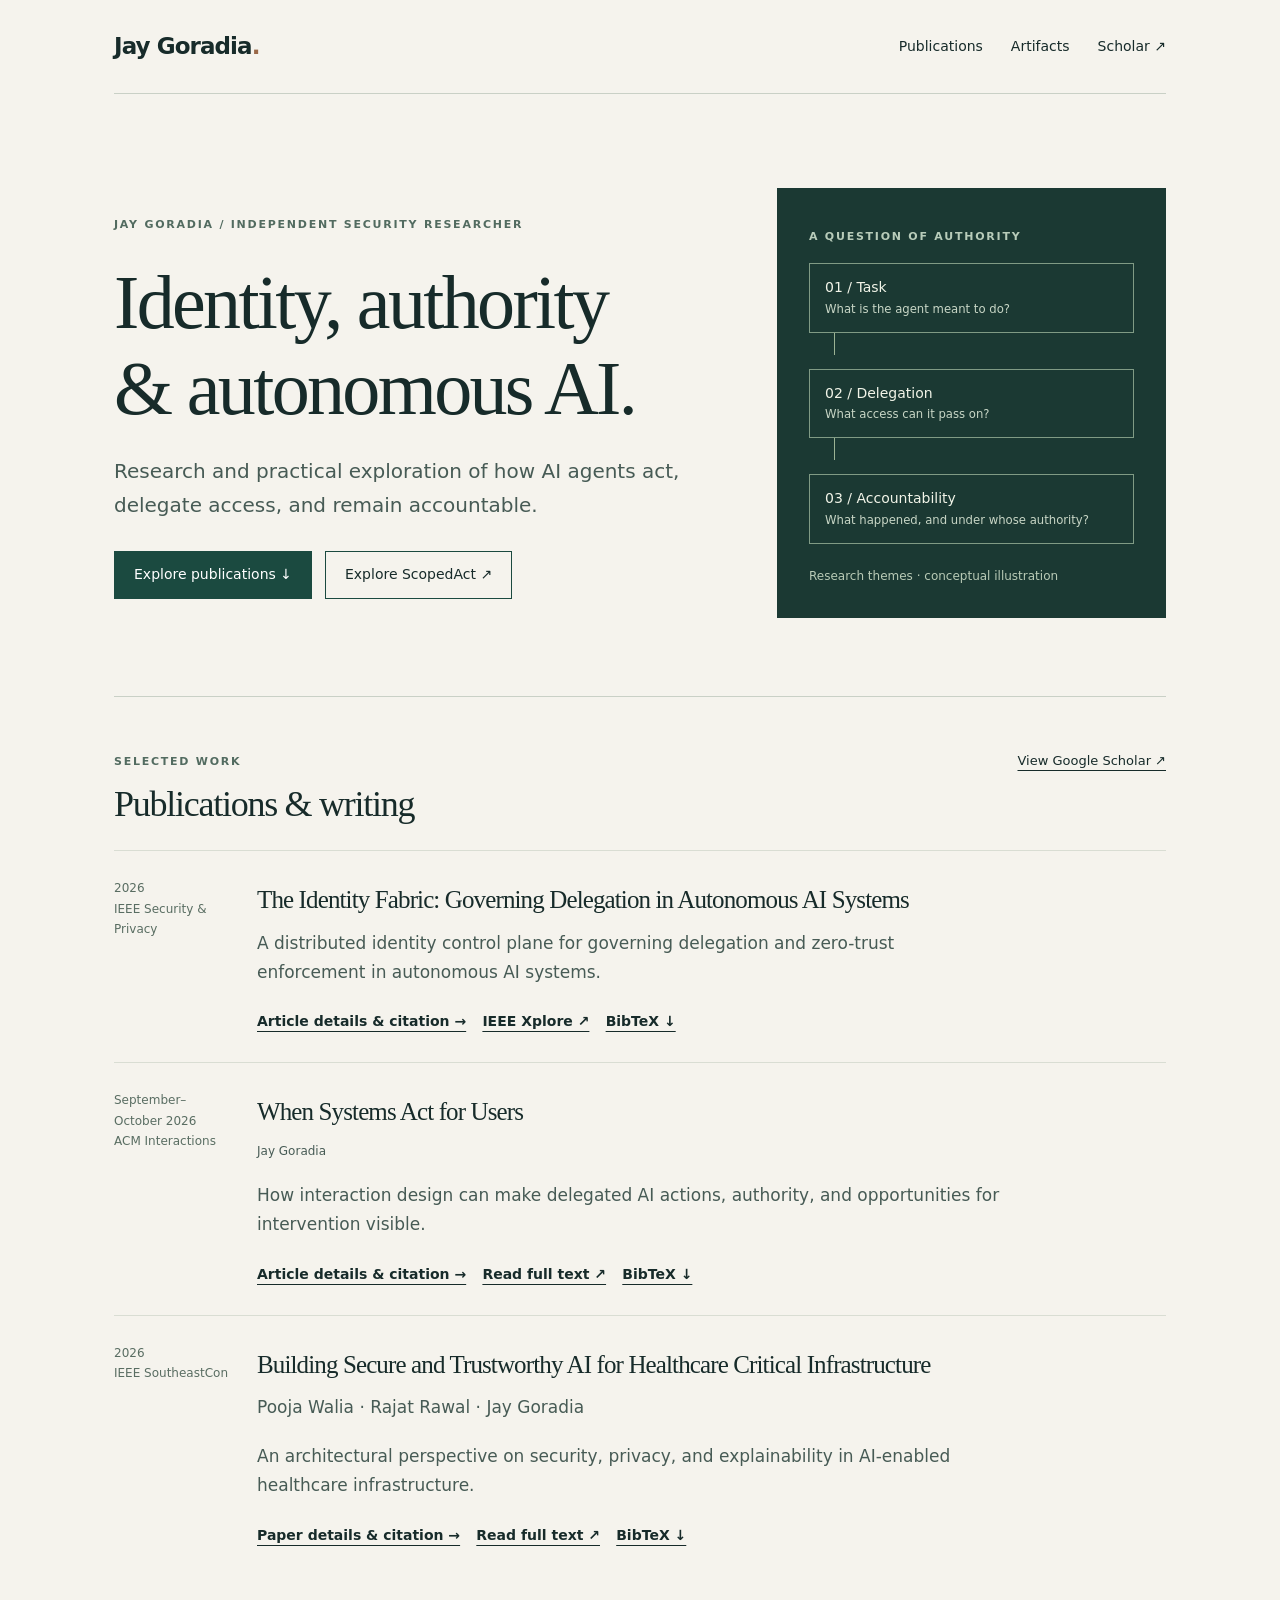
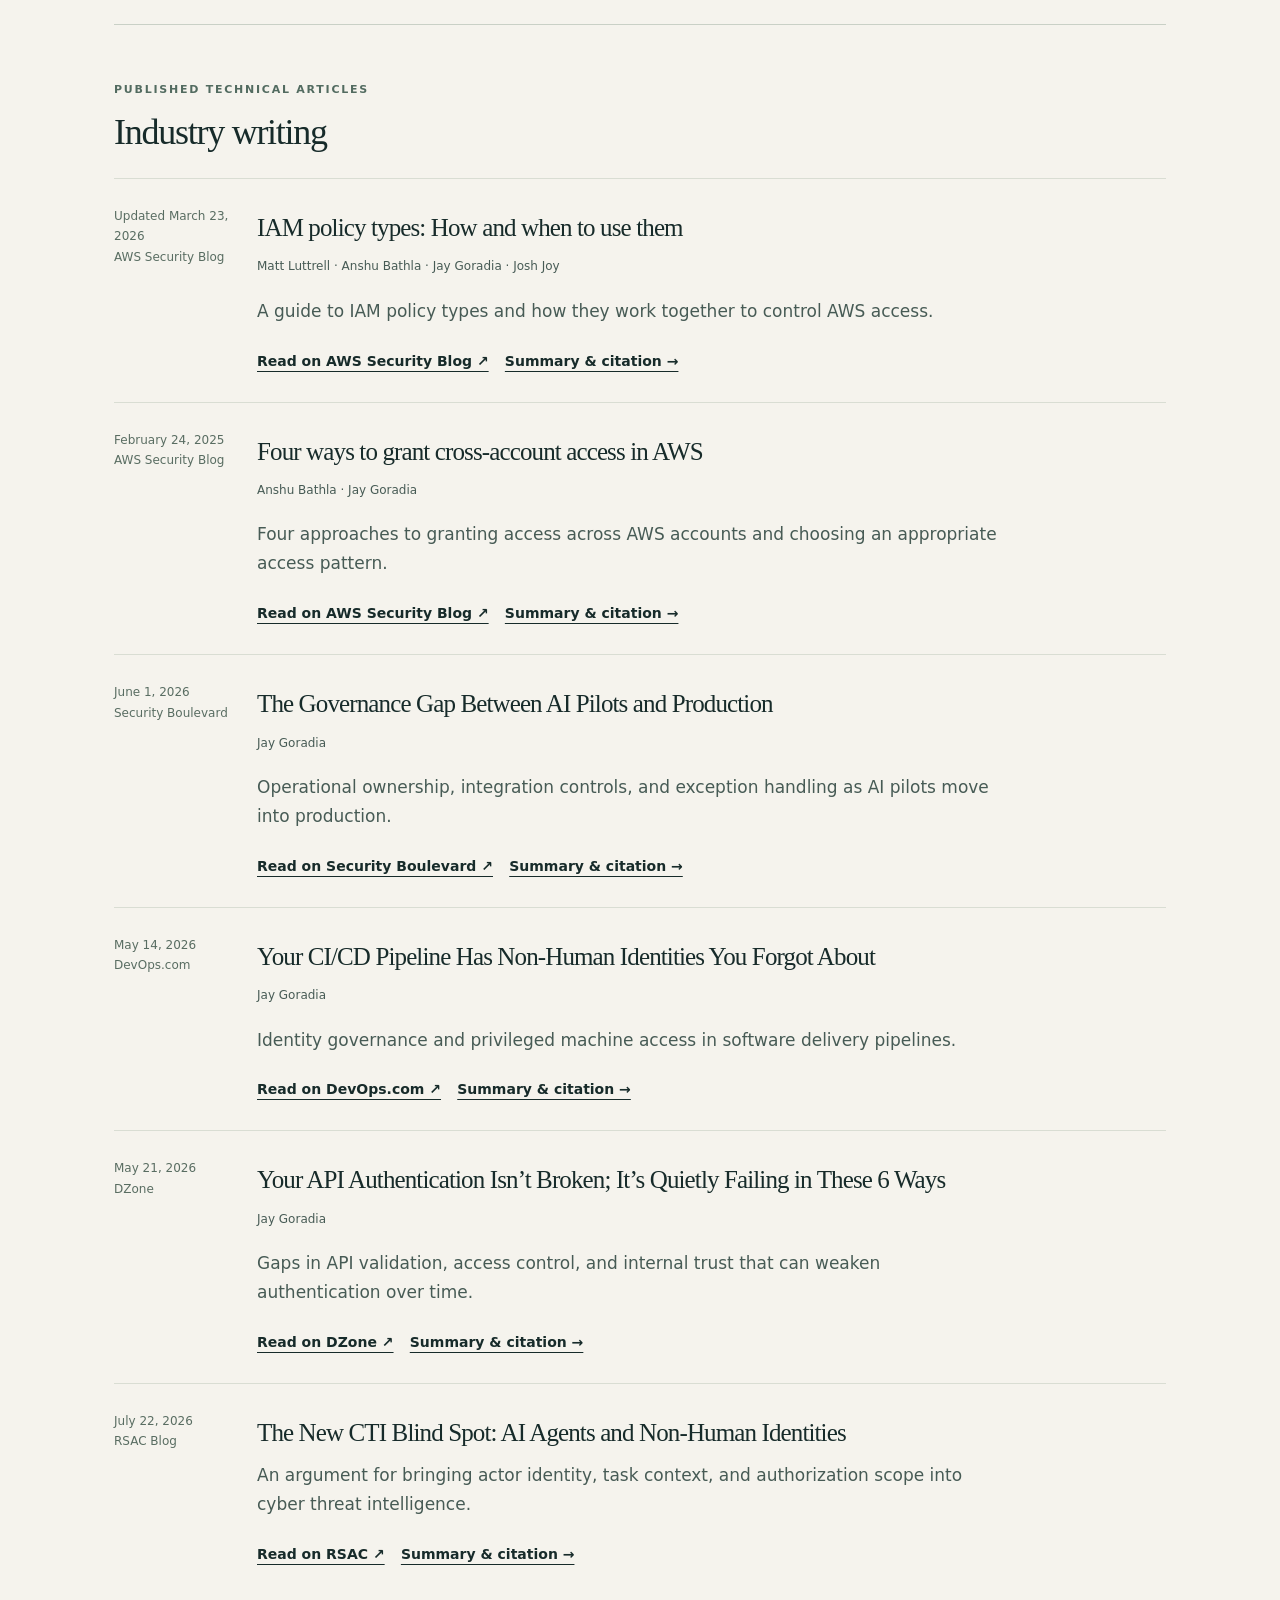
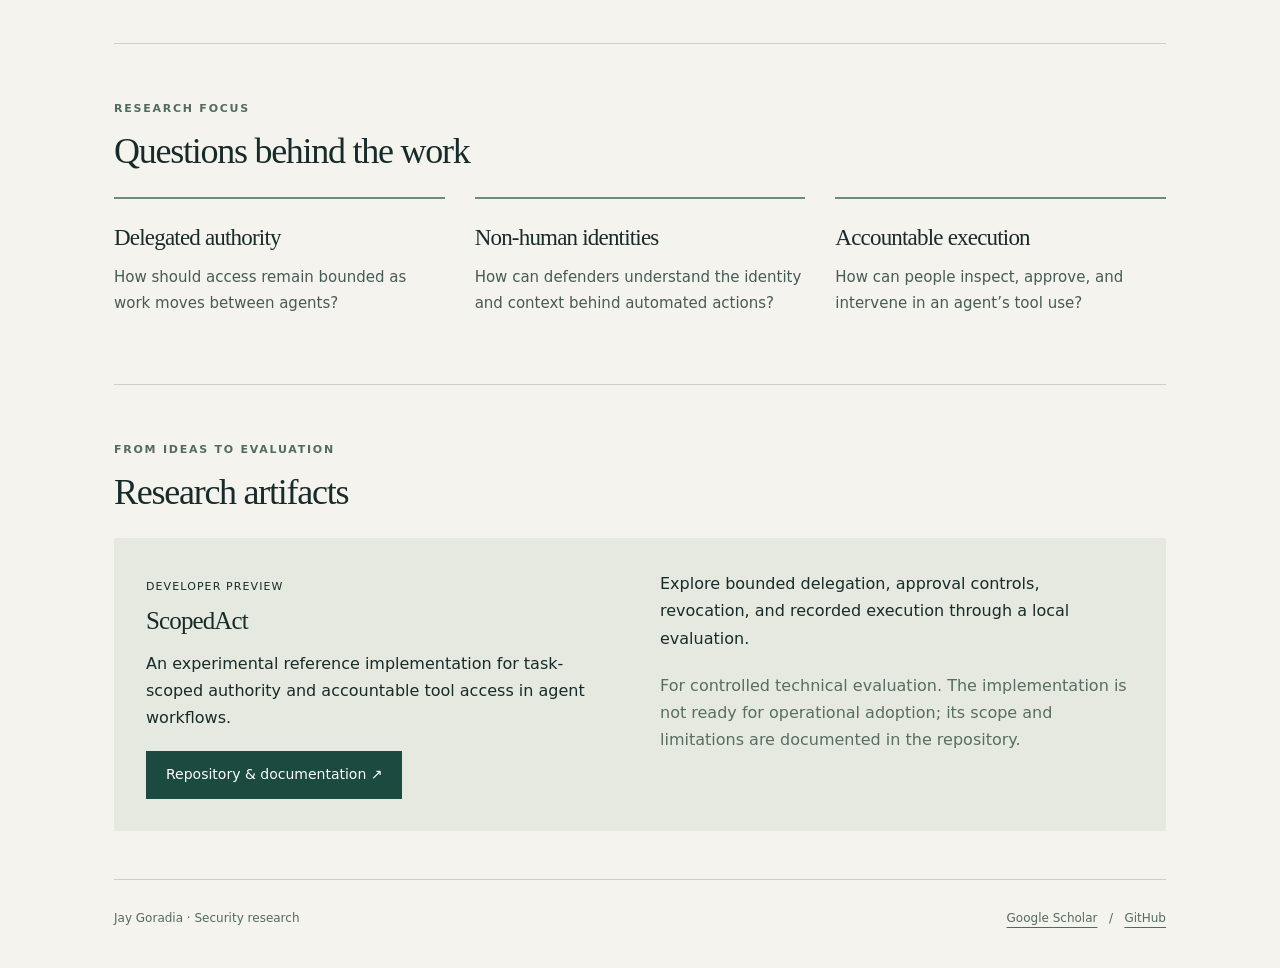
<file: index.html>
<!doctype html><html lang="en"><head><meta charset="utf-8"><meta name="viewport" content="width=device-width,initial-scale=1"><title>Jay Goradia | AI Security &amp; Identity Research</title><meta name="description" content="Jay Goradia’s selected publications and research artifacts on AI agent security, identity, delegation, and accountability."><link rel="canonical" href="https://jgoradia3.github.io/"><meta property="og:title" content="Jay Goradia | AI Security &amp; Identity Research"><meta property="og:description" content="Jay Goradia’s selected publications and research artifacts on AI agent security, identity, delegation, and accountability."><meta property="og:url" content="https://jgoradia3.github.io/"><meta property="og:type" content="website"><link rel="stylesheet" href="assets/style.css"><script type="application/ld+json">{"@context": "https://schema.org", "@type": "Person", "name": "Jay Goradia", "url": "https://jgoradia3.github.io/", "sameAs": ["https://scholar.google.com/citations?user=P0TssKQAAAAJ&hl=en", "https://github.com/jgoradia3"]}</script></head><body><a class="skip" href="#main">Skip to content</a><div class="wrap"><header><a class="brand" href="/">Jay Goradia<span aria-hidden="true" style="color:#9a6847">.</span></a><nav aria-label="Main navigation"><a href="/#publications">Publications</a><a href="/#artifacts">Artifacts</a><a href="https://scholar.google.com/citations?user=P0TssKQAAAAJ&hl=en">Scholar ↗</a></nav></header><main id="main"><section class="hero"><div><span class="eyebrow">Jay Goradia / Independent security researcher</span><h1>Identity, authority<br>&amp; autonomous AI.</h1><p class="intro">Research and practical exploration of how AI agents act, delegate access, and remain accountable.</p><div class="actions"><a class="button primary" href="#publications">Explore publications ↓</a><a class="button" href="https://github.com/jgoradia3/scopedact">Explore ScopedAct ↗</a></div></div><div class="diagram" role="img" aria-label="Research themes: task, delegated authority, and accountable action"><span class="eyebrow">A question of authority</span><div class="node">01 / Task<small>What is the agent meant to do?</small></div><div class="connector"></div><div class="node">02 / Delegation<small>What access can it pass on?</small></div><div class="connector"></div><div class="node">03 / Accountability<small>What happened, and under whose authority?</small></div><p class="note">Research themes · conceptual illustration</p></div></section><section class="section" id="publications"><div class="section-head"><div><span class="eyebrow">Selected work</span><h2>Publications &amp; writing</h2></div><a href="https://scholar.google.com/citations?user=P0TssKQAAAAJ&hl=en">View Google Scholar ↗</a></div><article class="publication"><div class="meta">2026<br>IEEE Security &amp; Privacy</div><div><h3><a href="publications/identity-fabric/">The Identity Fabric: Governing Delegation in Autonomous AI Systems</a></h3><p>A distributed identity control plane for governing delegation and zero-trust enforcement in autonomous AI systems.</p><a class="text-link" href="publications/identity-fabric/">Article details &amp; citation →</a> &nbsp; <a class="text-link" href="https://ieeexplore.ieee.org/document/11743312">IEEE Xplore ↗</a> &nbsp; <a class="text-link" href="/publications/identity-fabric/citation.bib" download>BibTeX ↓</a></div></article><article class="publication"><div class="meta">September–October 2026<br>ACM Interactions</div><div><h3><a href="publications/when-systems-act-for-users/">When Systems Act for Users</a></h3><p class="meta">Jay Goradia</p><p>How interaction design can make delegated AI actions, authority, and opportunities for intervention visible.</p><a class="text-link" href="publications/when-systems-act-for-users/">Article details &amp; citation →</a> &nbsp; <a class="text-link" href="https://interactions.acm.org/archive/view/september-october-2026/when-systems-act-for-users">Read full text ↗</a> &nbsp; <a class="text-link" href="/publications/when-systems-act-for-users/citation.bib" download>BibTeX ↓</a></div></article><article class="publication"><div class="meta">2026<br>IEEE SoutheastCon</div><div><h3><a href="publications/healthcare-critical-infrastructure/">Building Secure and Trustworthy AI for Healthcare Critical Infrastructure</a></h3><p>Pooja Walia · Rajat Rawal · Jay Goradia</p><p>An architectural perspective on security, privacy, and explainability in AI-enabled healthcare infrastructure.</p><a class="text-link" href="publications/healthcare-critical-infrastructure/">Paper details &amp; citation →</a> &nbsp; <a class="text-link" href="https://www.researchgate.net/publication/404018141_Building_Secure_and_Trustworthy_AI_for_Healthcare_Critical_Infrastructure">Read full text ↗</a> &nbsp; <a class="text-link" href="/publications/healthcare-critical-infrastructure/citation.bib" download>BibTeX ↓</a></div></article></section><section class="section" id="industry-writing"><span class="eyebrow">Published technical articles</span><h2>Industry writing</h2><article class="publication"><div class="meta">Updated March 23, 2026<br>AWS Security Blog</div><div><h3><a href="https://aws.amazon.com/blogs/security/iam-policy-types-how-and-when-to-use-them/">IAM policy types: How and when to use them</a></h3><p class="meta">Matt Luttrell · Anshu Bathla · Jay Goradia · Josh Joy</p><p>A guide to IAM policy types and how they work together to control AWS access.</p><a class="text-link" href="https://aws.amazon.com/blogs/security/iam-policy-types-how-and-when-to-use-them/">Read on AWS Security Blog ↗</a> &nbsp; <a class="text-link" href="/publications/iam-policy-types/">Summary &amp; citation →</a></div></article><article class="publication"><div class="meta">February 24, 2025<br>AWS Security Blog</div><div><h3><a href="https://aws.amazon.com/blogs/security/four-ways-to-grant-cross-account-access-in-aws/">Four ways to grant cross-account access in AWS</a></h3><p class="meta">Anshu Bathla · Jay Goradia</p><p>Four approaches to granting access across AWS accounts and choosing an appropriate access pattern.</p><a class="text-link" href="https://aws.amazon.com/blogs/security/four-ways-to-grant-cross-account-access-in-aws/">Read on AWS Security Blog ↗</a> &nbsp; <a class="text-link" href="/publications/cross-account-access/">Summary &amp; citation →</a></div></article><article class="publication"><div class="meta">June 1, 2026<br>Security Boulevard</div><div><h3><a href="https://securityboulevard.com/2026/06/the-governance-gap-between-ai-pilots-and-production/">The Governance Gap Between AI Pilots and Production</a></h3><p class="meta">Jay Goradia</p><p>Operational ownership, integration controls, and exception handling as AI pilots move into production.</p><a class="text-link" href="https://securityboulevard.com/2026/06/the-governance-gap-between-ai-pilots-and-production/">Read on Security Boulevard ↗</a> &nbsp; <a class="text-link" href="/publications/ai-production-governance/">Summary &amp; citation →</a></div></article><article class="publication"><div class="meta">May 14, 2026<br>DevOps.com</div><div><h3><a href="https://devops.com/your-ci-cd-pipeline-has-non-human-identities-you-forgot-about/">Your CI/CD Pipeline Has Non-Human Identities You Forgot About</a></h3><p class="meta">Jay Goradia</p><p>Identity governance and privileged machine access in software delivery pipelines.</p><a class="text-link" href="https://devops.com/your-ci-cd-pipeline-has-non-human-identities-you-forgot-about/">Read on DevOps.com ↗</a> &nbsp; <a class="text-link" href="/publications/cicd-non-human-identities/">Summary &amp; citation →</a></div></article><article class="publication"><div class="meta">May 21, 2026<br>DZone</div><div><h3><a href="https://dzone.com/articles/api-auth-quiet-failures-ways">Your API Authentication Isn’t Broken; It’s Quietly Failing in These 6 Ways</a></h3><p class="meta">Jay Goradia</p><p>Gaps in API validation, access control, and internal trust that can weaken authentication over time.</p><a class="text-link" href="https://dzone.com/articles/api-auth-quiet-failures-ways">Read on DZone ↗</a> &nbsp; <a class="text-link" href="/publications/api-authentication/">Summary &amp; citation →</a></div></article><article class="publication"><div class="meta">July 22, 2026<br>RSAC Blog</div><div><h3><a href="https://www.rsaconference.com/library/blog/the-new-cti-blind-spot-ai-agents-and-non-human-identities">The New CTI Blind Spot: AI Agents and Non-Human Identities</a></h3><p>An argument for bringing actor identity, task context, and authorization scope into cyber threat intelligence.</p><a class="text-link" href="https://www.rsaconference.com/library/blog/the-new-cti-blind-spot-ai-agents-and-non-human-identities">Read on RSAC ↗</a> &nbsp; <a class="text-link" href="/publications/cti-ai-agents/">Summary &amp; citation →</a></div></article></section><section class="section"><span class="eyebrow">Research focus</span><h2>Questions behind the work</h2><div class="topic-grid"><div class="topic"><h3>Delegated authority</h3><p>How should access remain bounded as work moves between agents?</p></div><div class="topic"><h3>Non-human identities</h3><p>How can defenders understand the identity and context behind automated actions?</p></div><div class="topic"><h3>Accountable execution</h3><p>How can people inspect, approve, and intervene in an agent’s tool use?</p></div></div></section><section class="section" id="artifacts"><span class="eyebrow">From ideas to evaluation</span><h2>Research artifacts</h2><article class="artifact"><div><span class="tag">Developer preview</span><h3>ScopedAct</h3><p>An experimental reference implementation for task-scoped authority and accountable tool access in agent workflows.</p><a class="button primary" href="https://github.com/jgoradia3/scopedact">Repository &amp; documentation ↗</a></div><div><p>Explore bounded delegation, approval controls, revocation, and recorded execution through a local evaluation.</p><p class="meta">For controlled technical evaluation. The implementation is not ready for operational adoption; its scope and limitations are documented in the repository.</p></div></article></section></main><footer><span>Jay Goradia · Security research</span><span><a href="https://scholar.google.com/citations?user=P0TssKQAAAAJ&hl=en">Google Scholar</a> &nbsp; / &nbsp; <a href="https://github.com/jgoradia3">GitHub</a></span></footer></div></body></html>
</file>
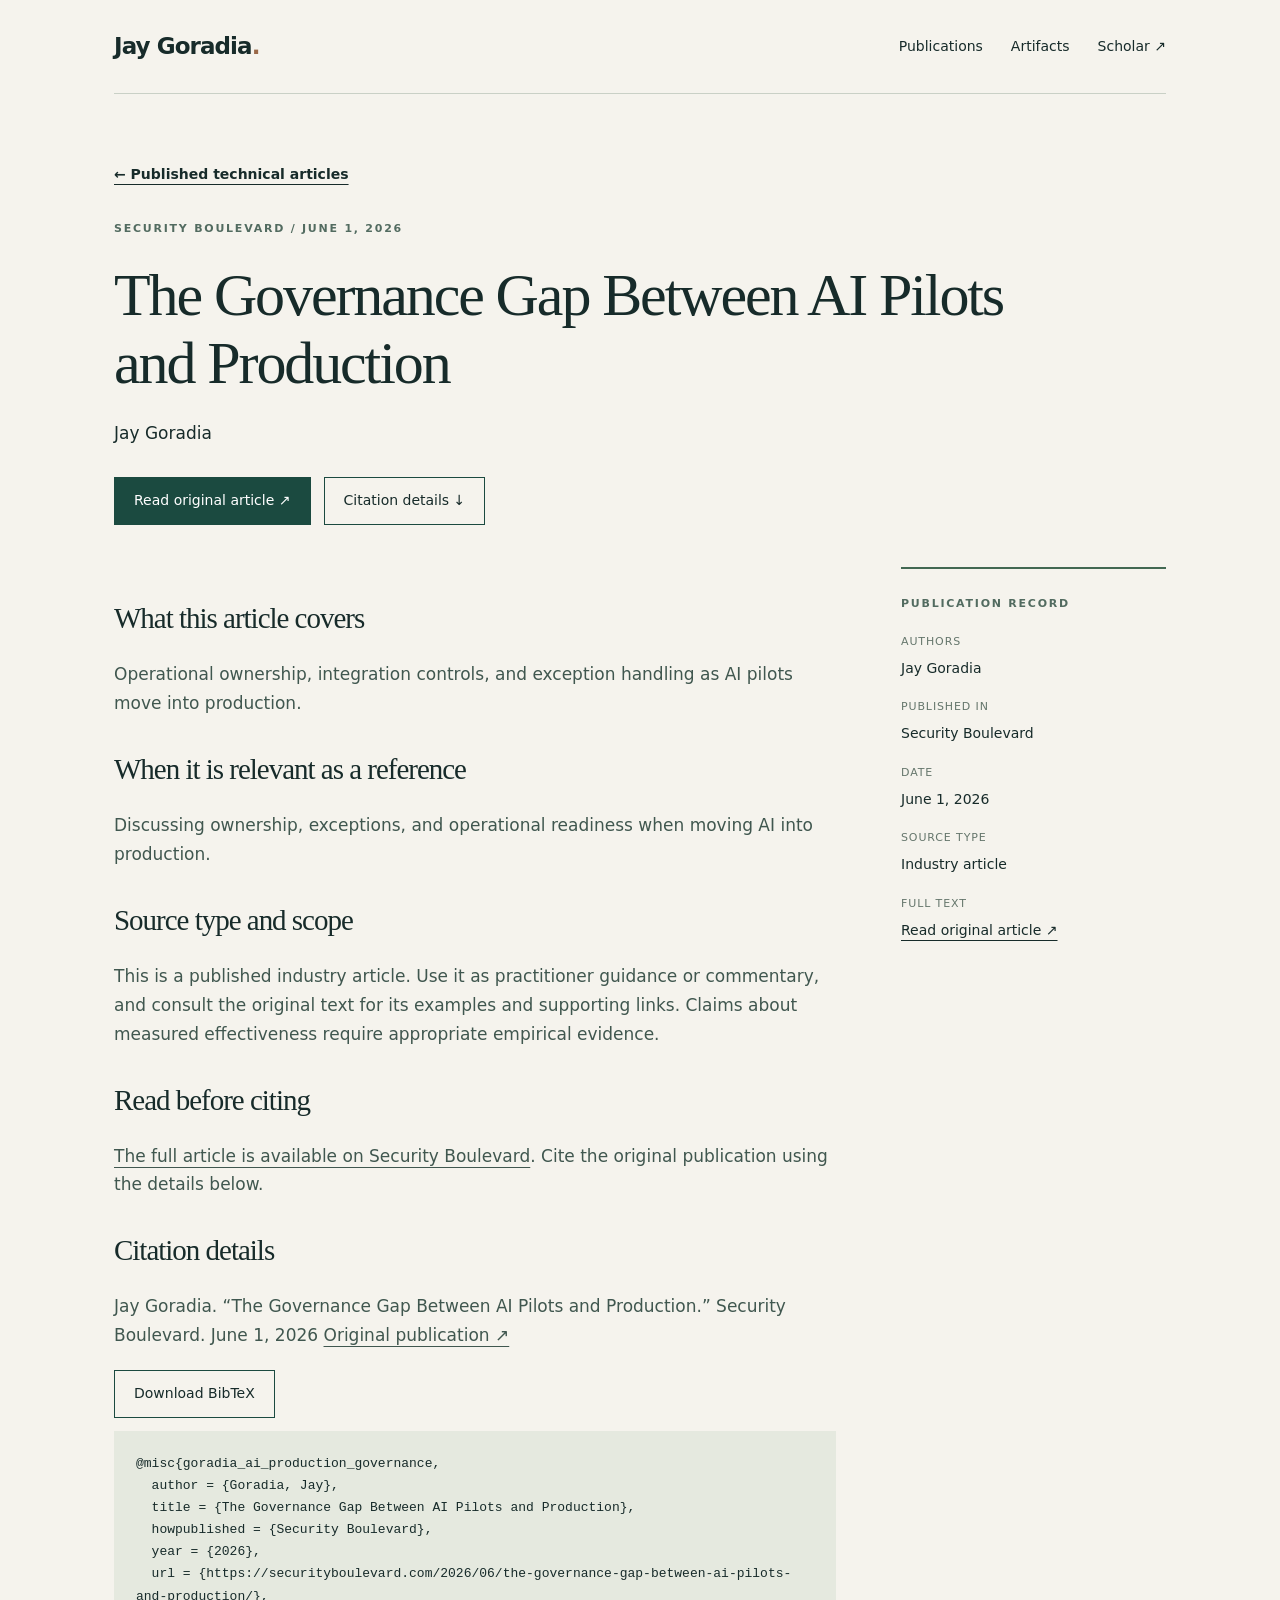
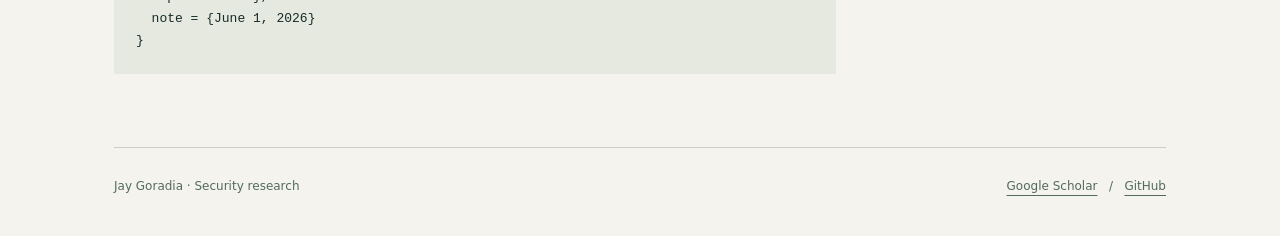
<file: publications/ai-production-governance/index.html>
<!doctype html><html lang="en"><head><meta charset="utf-8"><meta name="viewport" content="width=device-width,initial-scale=1"><title>The Governance Gap Between AI Pilots and Production | Jay Goradia</title><meta name="description" content="Operational ownership, integration controls, and exception handling as AI pilots move into production."><link rel="canonical" href="https://jgoradia3.github.io/publications/ai-production-governance/"><meta property="og:title" content="The Governance Gap Between AI Pilots and Production"><meta property="og:description" content="Operational ownership, integration controls, and exception handling as AI pilots move into production."><meta property="og:url" content="https://jgoradia3.github.io/publications/ai-production-governance/"><meta property="og:type" content="article"><link rel="stylesheet" href="../../assets/style.css"><script type="application/ld+json">{"@context": "https://schema.org", "@type": "Article", "headline": "The Governance Gap Between AI Pilots and Production", "author": [{"@type": "Person", "name": "Jay Goradia"}], "description": "Operational ownership, integration controls, and exception handling as AI pilots move into production.", "mainEntityOfPage": "https://jgoradia3.github.io/publications/ai-production-governance/", "isBasedOn": "https://securityboulevard.com/2026/06/the-governance-gap-between-ai-pilots-and-production/"}</script></head><body><a class="skip" href="#main">Skip to content</a><div class="wrap"><header><a class="brand" href="/">Jay Goradia<span aria-hidden="true" style="color:#9a6847">.</span></a><nav aria-label="Main navigation"><a href="/#publications">Publications</a><a href="/#artifacts">Artifacts</a><a href="https://scholar.google.com/citations?user=P0TssKQAAAAJ&hl=en">Scholar ↗</a></nav></header><main id="main"><div class="paper-hero"><a class="text-link" href="/#industry-writing">← Published technical articles</a><p class="eyebrow" style="margin-top:32px">Security Boulevard / June 1, 2026</p><h1>The Governance Gap Between AI Pilots and Production</h1><p>Jay Goradia</p><div class="actions"><a class="button primary" href="https://securityboulevard.com/2026/06/the-governance-gap-between-ai-pilots-and-production/">Read original article ↗</a><a class="button" href="#cite">Citation details ↓</a></div></div><div class="paper-layout"><div class="paper-body"><h2>What this article covers</h2><p>Operational ownership, integration controls, and exception handling as AI pilots move into production.</p><h2>When it is relevant as a reference</h2><p>Discussing ownership, exceptions, and operational readiness when moving AI into production.</p><h2>Source type and scope</h2><p>This is a published industry article. Use it as practitioner guidance or commentary, and consult the original text for its examples and supporting links. Claims about measured effectiveness require appropriate empirical evidence.</p><h2>Read before citing</h2><p><a href="https://securityboulevard.com/2026/06/the-governance-gap-between-ai-pilots-and-production/">The full article is available on Security Boulevard</a>. Cite the original publication using the details below.</p><section id="cite"><h2>Citation details</h2><p>Jay Goradia. “The Governance Gap Between AI Pilots and Production.” Security Boulevard. June 1, 2026 <a href="https://securityboulevard.com/2026/06/the-governance-gap-between-ai-pilots-and-production/">Original publication ↗</a></p><a class="button" href="citation.bib" download>Download BibTeX</a><pre>@misc{goradia_ai_production_governance,
  author = {Goradia, Jay},
  title = {The Governance Gap Between AI Pilots and Production},
  howpublished = {Security Boulevard},
  year = {2026},
  url = {https://securityboulevard.com/2026/06/the-governance-gap-between-ai-pilots-and-production/},
  note = {June 1, 2026}
}
</pre></section></div><aside class="aside" aria-label="Publication information"><span class="eyebrow">Publication record</span><dl><dt>Authors</dt><dd>Jay Goradia</dd><dt>Published in</dt><dd>Security Boulevard</dd><dt>Date</dt><dd>June 1, 2026</dd><dt>Source type</dt><dd>Industry article</dd><dt>Full text</dt><dd><a href="https://securityboulevard.com/2026/06/the-governance-gap-between-ai-pilots-and-production/">Read original article ↗</a></dd></dl></aside></div></main><footer><span>Jay Goradia · Security research</span><span><a href="https://scholar.google.com/citations?user=P0TssKQAAAAJ&hl=en">Google Scholar</a> &nbsp; / &nbsp; <a href="https://github.com/jgoradia3">GitHub</a></span></footer></div></body></html>
</file>
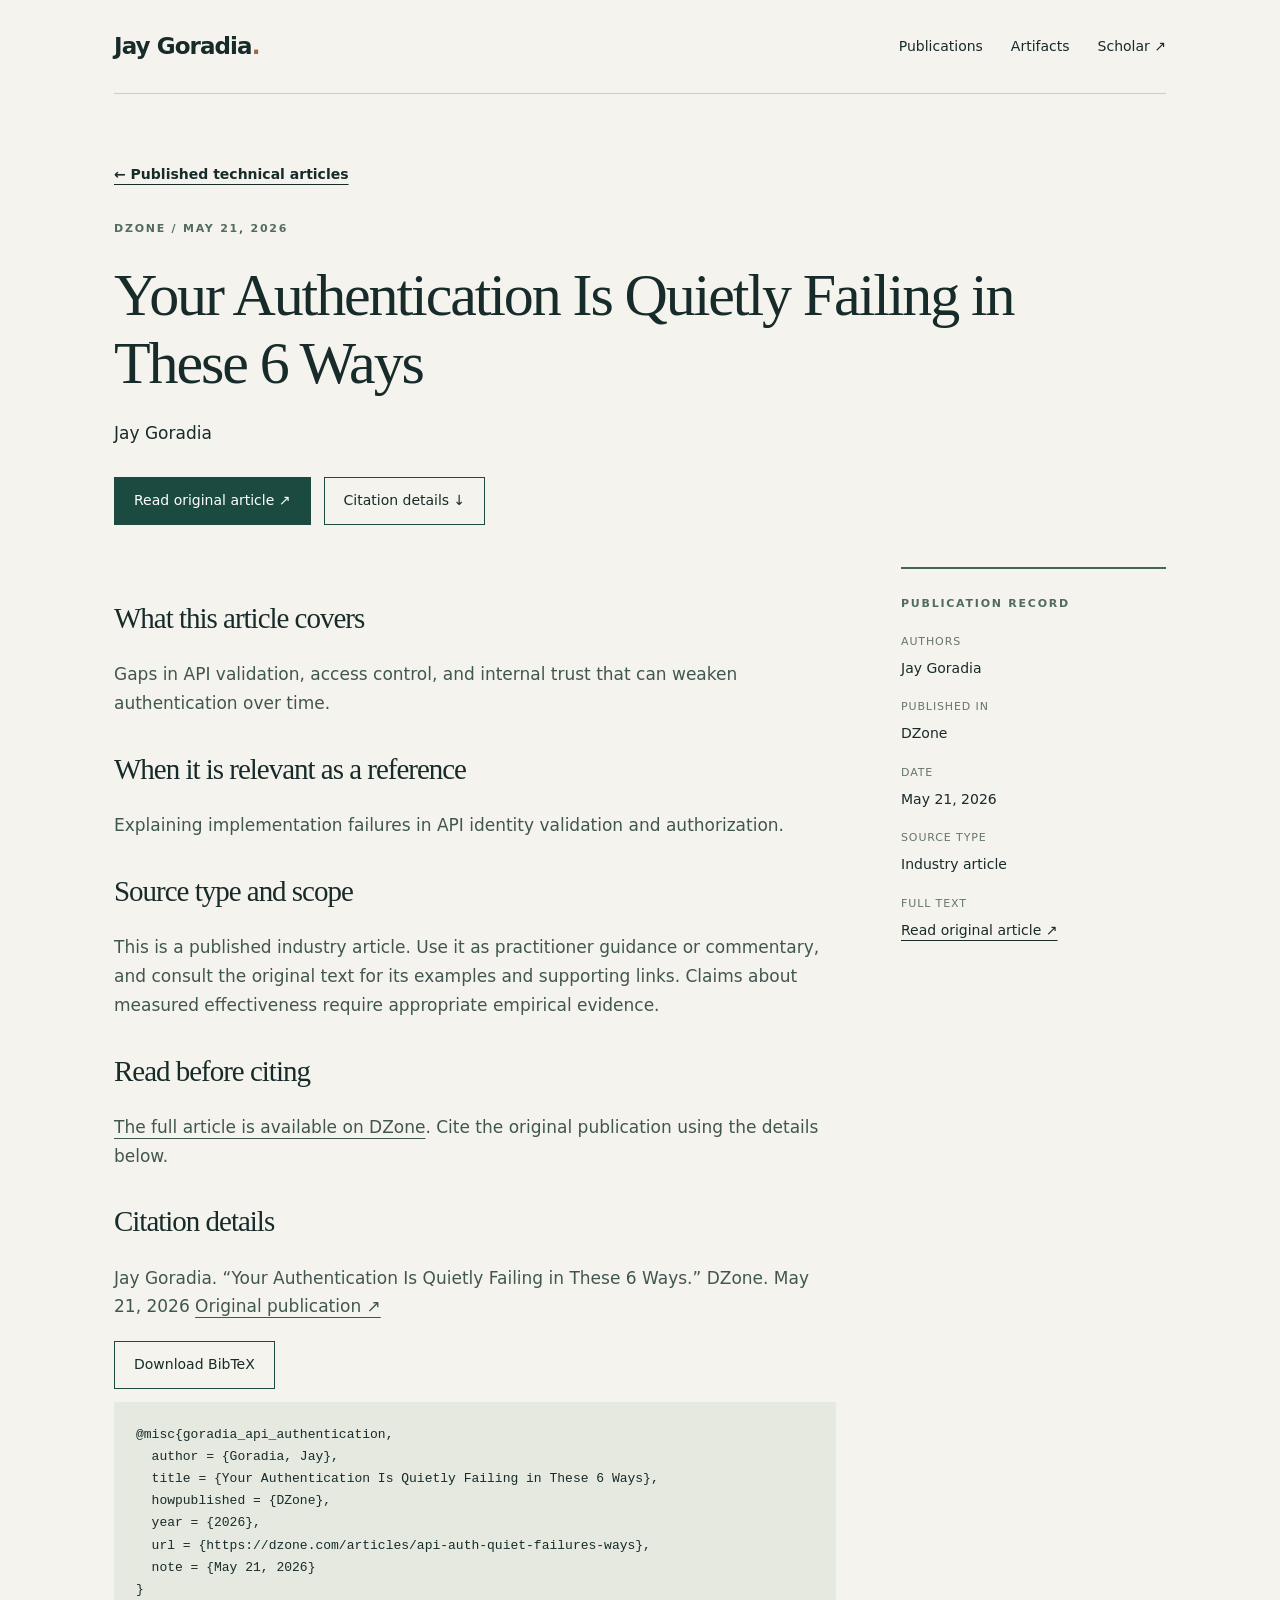
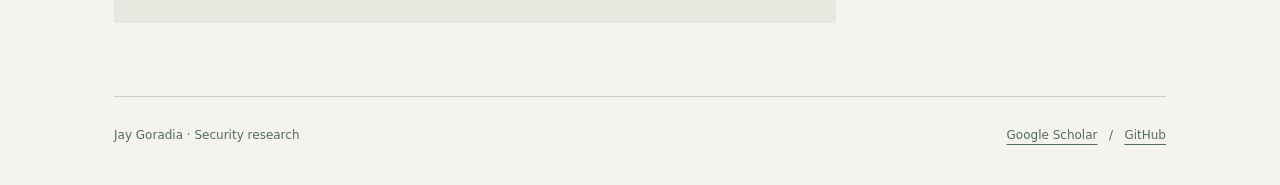
<file: publications/api-authentication/index.html>
<!doctype html><html lang="en"><head><meta charset="utf-8"><meta name="viewport" content="width=device-width,initial-scale=1"><title>Your Authentication Is Quietly Failing in These 6 Ways | Jay Goradia</title><meta name="description" content="Gaps in API validation, access control, and internal trust that can weaken authentication over time."><link rel="canonical" href="https://jgoradia3.github.io/publications/api-authentication/"><meta property="og:title" content="Your Authentication Is Quietly Failing in These 6 Ways"><meta property="og:description" content="Gaps in API validation, access control, and internal trust that can weaken authentication over time."><meta property="og:url" content="https://jgoradia3.github.io/publications/api-authentication/"><meta property="og:type" content="article"><link rel="stylesheet" href="../../assets/style.css"><script type="application/ld+json">{"@context": "https://schema.org", "@type": "Article", "headline": "Your Authentication Is Quietly Failing in These 6 Ways", "author": [{"@type": "Person", "name": "Jay Goradia"}], "description": "Gaps in API validation, access control, and internal trust that can weaken authentication over time.", "mainEntityOfPage": "https://jgoradia3.github.io/publications/api-authentication/", "isBasedOn": "https://dzone.com/articles/api-auth-quiet-failures-ways"}</script></head><body><a class="skip" href="#main">Skip to content</a><div class="wrap"><header><a class="brand" href="/">Jay Goradia<span aria-hidden="true" style="color:#9a6847">.</span></a><nav aria-label="Main navigation"><a href="/#publications">Publications</a><a href="/#artifacts">Artifacts</a><a href="https://scholar.google.com/citations?user=P0TssKQAAAAJ&hl=en">Scholar ↗</a></nav></header><main id="main"><div class="paper-hero"><a class="text-link" href="/#industry-writing">← Published technical articles</a><p class="eyebrow" style="margin-top:32px">DZone / May 21, 2026</p><h1>Your Authentication Is Quietly Failing in These 6 Ways</h1><p>Jay Goradia</p><div class="actions"><a class="button primary" href="https://dzone.com/articles/api-auth-quiet-failures-ways">Read original article ↗</a><a class="button" href="#cite">Citation details ↓</a></div></div><div class="paper-layout"><div class="paper-body"><h2>What this article covers</h2><p>Gaps in API validation, access control, and internal trust that can weaken authentication over time.</p><h2>When it is relevant as a reference</h2><p>Explaining implementation failures in API identity validation and authorization.</p><h2>Source type and scope</h2><p>This is a published industry article. Use it as practitioner guidance or commentary, and consult the original text for its examples and supporting links. Claims about measured effectiveness require appropriate empirical evidence.</p><h2>Read before citing</h2><p><a href="https://dzone.com/articles/api-auth-quiet-failures-ways">The full article is available on DZone</a>. Cite the original publication using the details below.</p><section id="cite"><h2>Citation details</h2><p>Jay Goradia. “Your Authentication Is Quietly Failing in These 6 Ways.” DZone. May 21, 2026 <a href="https://dzone.com/articles/api-auth-quiet-failures-ways">Original publication ↗</a></p><a class="button" href="citation.bib" download>Download BibTeX</a><pre>@misc{goradia_api_authentication,
  author = {Goradia, Jay},
  title = {Your Authentication Is Quietly Failing in These 6 Ways},
  howpublished = {DZone},
  year = {2026},
  url = {https://dzone.com/articles/api-auth-quiet-failures-ways},
  note = {May 21, 2026}
}
</pre></section></div><aside class="aside" aria-label="Publication information"><span class="eyebrow">Publication record</span><dl><dt>Authors</dt><dd>Jay Goradia</dd><dt>Published in</dt><dd>DZone</dd><dt>Date</dt><dd>May 21, 2026</dd><dt>Source type</dt><dd>Industry article</dd><dt>Full text</dt><dd><a href="https://dzone.com/articles/api-auth-quiet-failures-ways">Read original article ↗</a></dd></dl></aside></div></main><footer><span>Jay Goradia · Security research</span><span><a href="https://scholar.google.com/citations?user=P0TssKQAAAAJ&hl=en">Google Scholar</a> &nbsp; / &nbsp; <a href="https://github.com/jgoradia3">GitHub</a></span></footer></div></body></html>
</file>
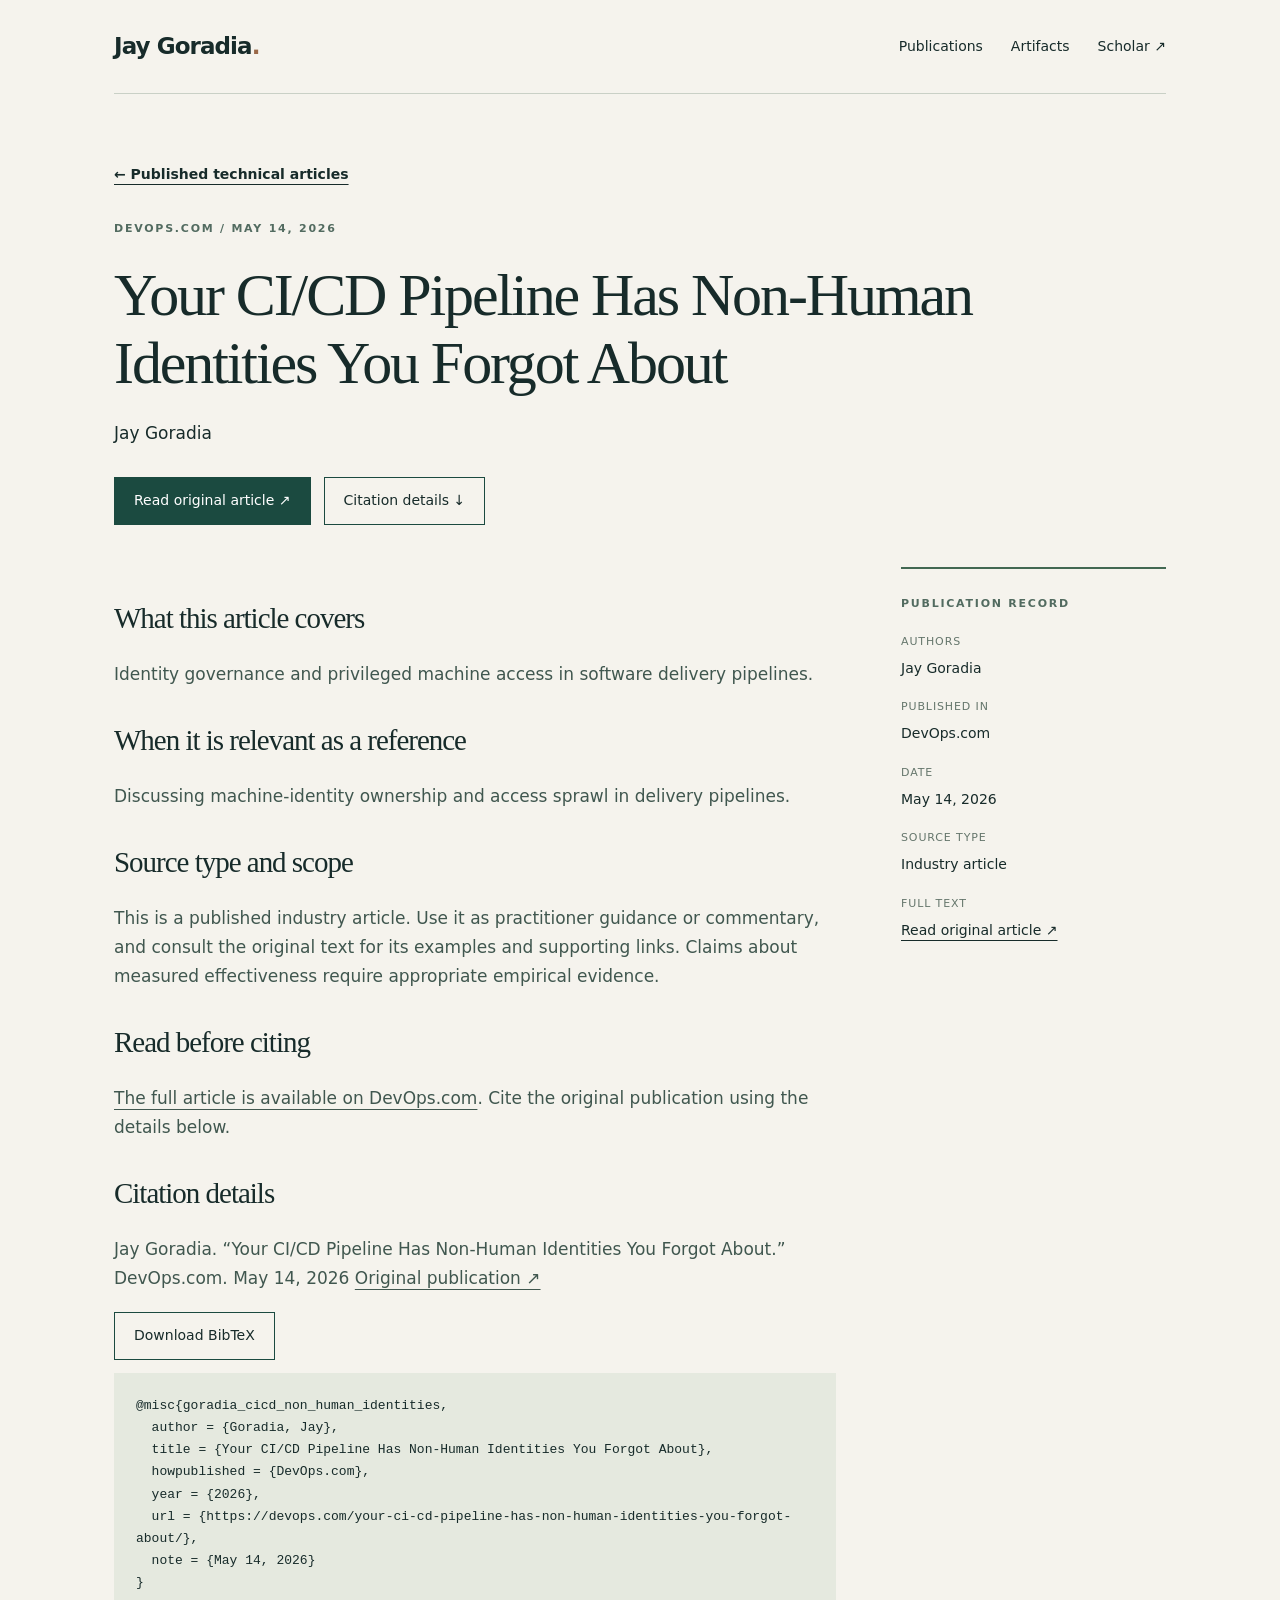
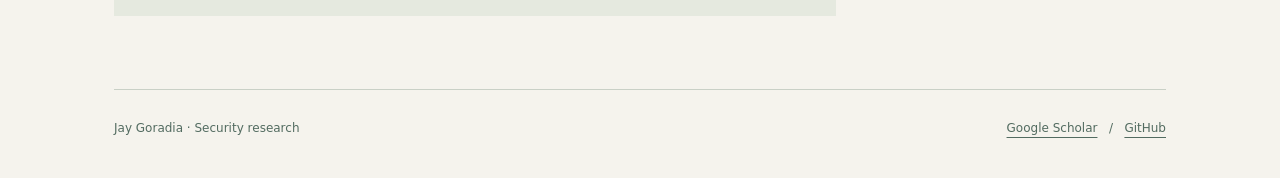
<file: publications/cicd-non-human-identities/index.html>
<!doctype html><html lang="en"><head><meta charset="utf-8"><meta name="viewport" content="width=device-width,initial-scale=1"><title>Your CI/CD Pipeline Has Non-Human Identities You Forgot About | Jay Goradia</title><meta name="description" content="Identity governance and privileged machine access in software delivery pipelines."><link rel="canonical" href="https://jgoradia3.github.io/publications/cicd-non-human-identities/"><meta property="og:title" content="Your CI/CD Pipeline Has Non-Human Identities You Forgot About"><meta property="og:description" content="Identity governance and privileged machine access in software delivery pipelines."><meta property="og:url" content="https://jgoradia3.github.io/publications/cicd-non-human-identities/"><meta property="og:type" content="article"><link rel="stylesheet" href="../../assets/style.css"><script type="application/ld+json">{"@context": "https://schema.org", "@type": "Article", "headline": "Your CI/CD Pipeline Has Non-Human Identities You Forgot About", "author": [{"@type": "Person", "name": "Jay Goradia"}], "description": "Identity governance and privileged machine access in software delivery pipelines.", "mainEntityOfPage": "https://jgoradia3.github.io/publications/cicd-non-human-identities/", "isBasedOn": "https://devops.com/your-ci-cd-pipeline-has-non-human-identities-you-forgot-about/"}</script></head><body><a class="skip" href="#main">Skip to content</a><div class="wrap"><header><a class="brand" href="/">Jay Goradia<span aria-hidden="true" style="color:#9a6847">.</span></a><nav aria-label="Main navigation"><a href="/#publications">Publications</a><a href="/#artifacts">Artifacts</a><a href="https://scholar.google.com/citations?user=P0TssKQAAAAJ&hl=en">Scholar ↗</a></nav></header><main id="main"><div class="paper-hero"><a class="text-link" href="/#industry-writing">← Published technical articles</a><p class="eyebrow" style="margin-top:32px">DevOps.com / May 14, 2026</p><h1>Your CI/CD Pipeline Has Non-Human Identities You Forgot About</h1><p>Jay Goradia</p><div class="actions"><a class="button primary" href="https://devops.com/your-ci-cd-pipeline-has-non-human-identities-you-forgot-about/">Read original article ↗</a><a class="button" href="#cite">Citation details ↓</a></div></div><div class="paper-layout"><div class="paper-body"><h2>What this article covers</h2><p>Identity governance and privileged machine access in software delivery pipelines.</p><h2>When it is relevant as a reference</h2><p>Discussing machine-identity ownership and access sprawl in delivery pipelines.</p><h2>Source type and scope</h2><p>This is a published industry article. Use it as practitioner guidance or commentary, and consult the original text for its examples and supporting links. Claims about measured effectiveness require appropriate empirical evidence.</p><h2>Read before citing</h2><p><a href="https://devops.com/your-ci-cd-pipeline-has-non-human-identities-you-forgot-about/">The full article is available on DevOps.com</a>. Cite the original publication using the details below.</p><section id="cite"><h2>Citation details</h2><p>Jay Goradia. “Your CI/CD Pipeline Has Non-Human Identities You Forgot About.” DevOps.com. May 14, 2026 <a href="https://devops.com/your-ci-cd-pipeline-has-non-human-identities-you-forgot-about/">Original publication ↗</a></p><a class="button" href="citation.bib" download>Download BibTeX</a><pre>@misc{goradia_cicd_non_human_identities,
  author = {Goradia, Jay},
  title = {Your CI/CD Pipeline Has Non-Human Identities You Forgot About},
  howpublished = {DevOps.com},
  year = {2026},
  url = {https://devops.com/your-ci-cd-pipeline-has-non-human-identities-you-forgot-about/},
  note = {May 14, 2026}
}
</pre></section></div><aside class="aside" aria-label="Publication information"><span class="eyebrow">Publication record</span><dl><dt>Authors</dt><dd>Jay Goradia</dd><dt>Published in</dt><dd>DevOps.com</dd><dt>Date</dt><dd>May 14, 2026</dd><dt>Source type</dt><dd>Industry article</dd><dt>Full text</dt><dd><a href="https://devops.com/your-ci-cd-pipeline-has-non-human-identities-you-forgot-about/">Read original article ↗</a></dd></dl></aside></div></main><footer><span>Jay Goradia · Security research</span><span><a href="https://scholar.google.com/citations?user=P0TssKQAAAAJ&hl=en">Google Scholar</a> &nbsp; / &nbsp; <a href="https://github.com/jgoradia3">GitHub</a></span></footer></div></body></html>
</file>
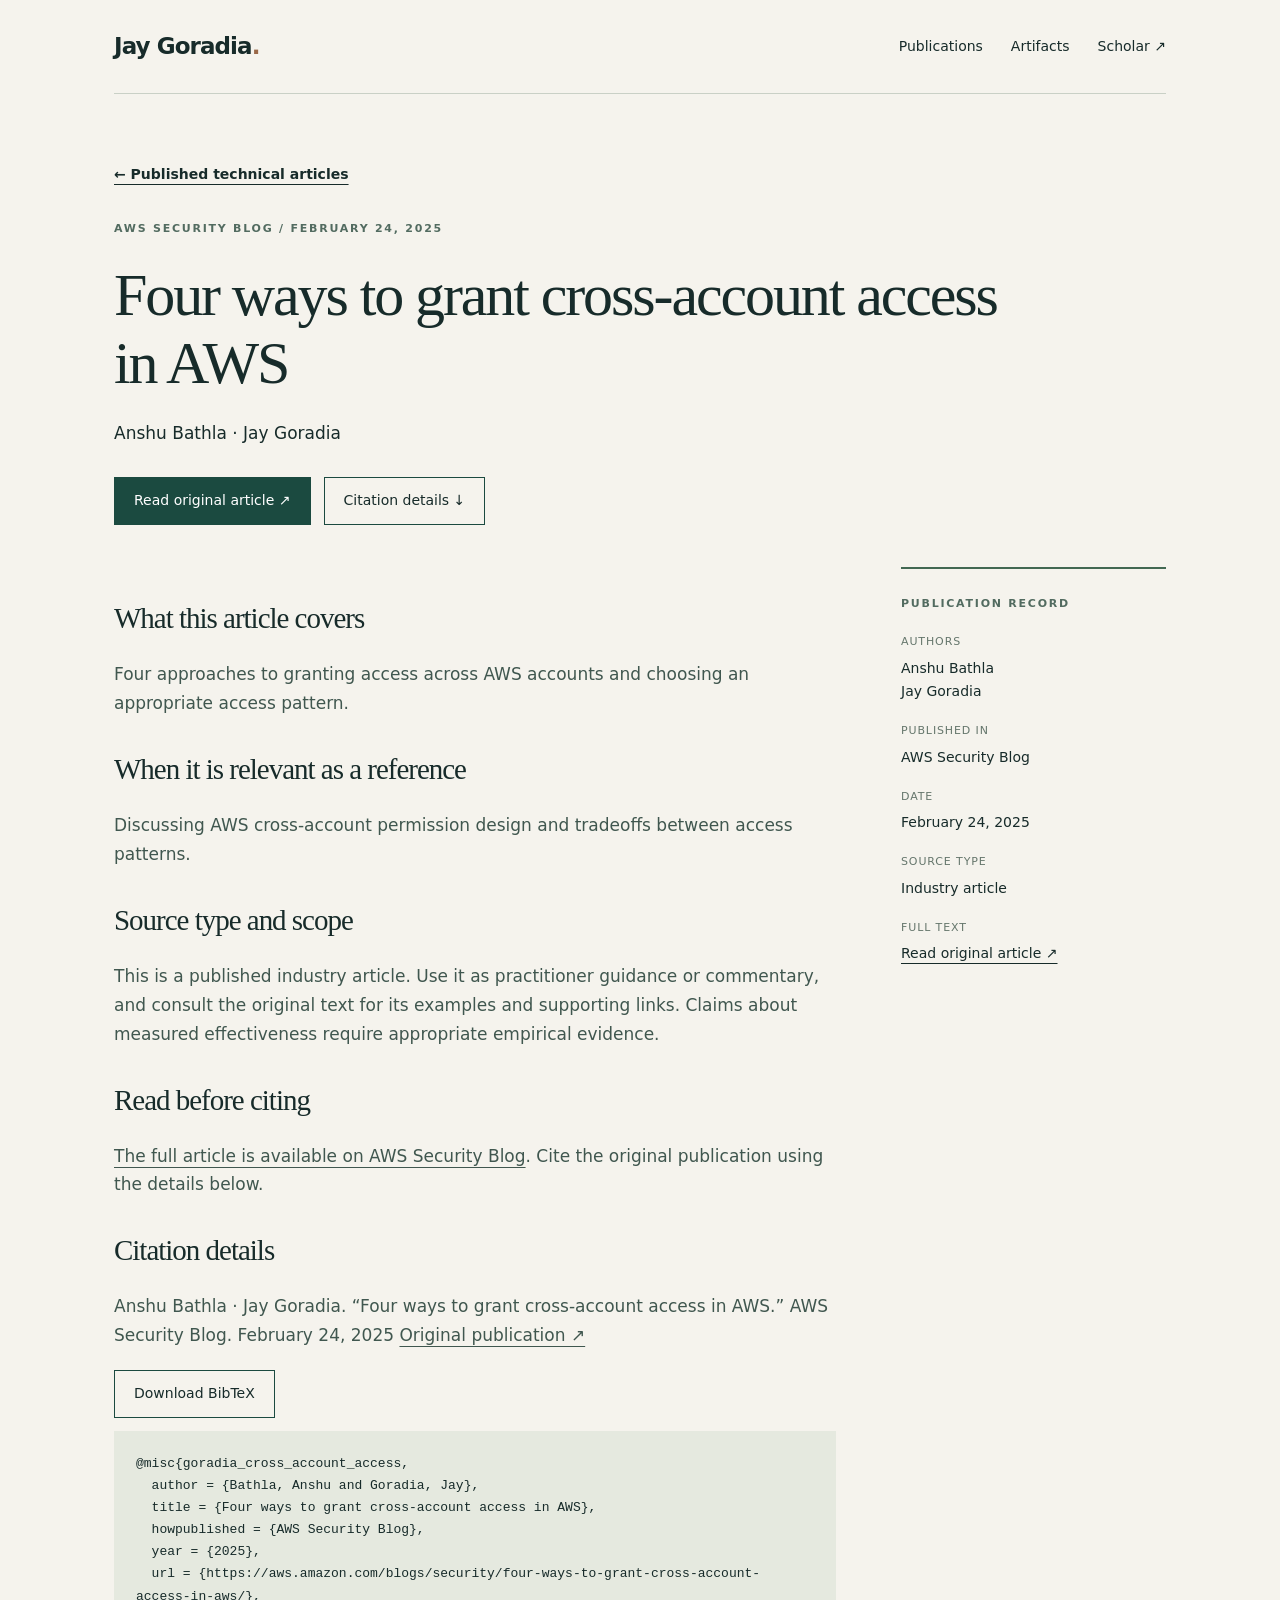
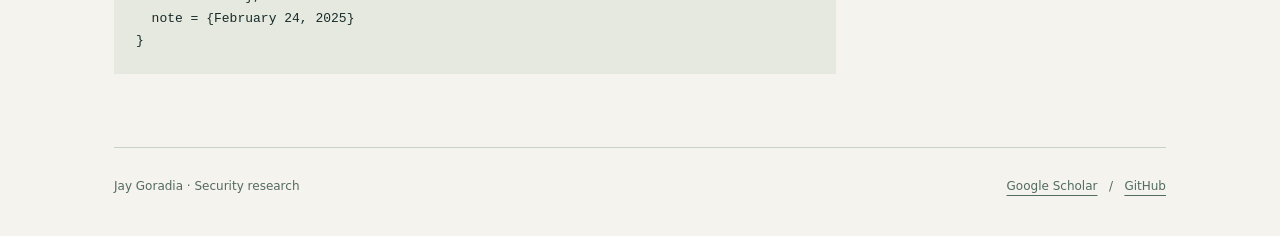
<file: publications/cross-account-access/index.html>
<!doctype html><html lang="en"><head><meta charset="utf-8"><meta name="viewport" content="width=device-width,initial-scale=1"><title>Four ways to grant cross-account access in AWS | Jay Goradia</title><meta name="description" content="Four approaches to granting access across AWS accounts and choosing an appropriate access pattern."><link rel="canonical" href="https://jgoradia3.github.io/publications/cross-account-access/"><meta property="og:title" content="Four ways to grant cross-account access in AWS"><meta property="og:description" content="Four approaches to granting access across AWS accounts and choosing an appropriate access pattern."><meta property="og:url" content="https://jgoradia3.github.io/publications/cross-account-access/"><meta property="og:type" content="article"><link rel="stylesheet" href="../../assets/style.css"><script type="application/ld+json">{"@context": "https://schema.org", "@type": "Article", "headline": "Four ways to grant cross-account access in AWS", "author": [{"@type": "Person", "name": "Anshu Bathla"}, {"@type": "Person", "name": "Jay Goradia"}], "description": "Four approaches to granting access across AWS accounts and choosing an appropriate access pattern.", "mainEntityOfPage": "https://jgoradia3.github.io/publications/cross-account-access/", "isBasedOn": "https://aws.amazon.com/blogs/security/four-ways-to-grant-cross-account-access-in-aws/"}</script></head><body><a class="skip" href="#main">Skip to content</a><div class="wrap"><header><a class="brand" href="/">Jay Goradia<span aria-hidden="true" style="color:#9a6847">.</span></a><nav aria-label="Main navigation"><a href="/#publications">Publications</a><a href="/#artifacts">Artifacts</a><a href="https://scholar.google.com/citations?user=P0TssKQAAAAJ&hl=en">Scholar ↗</a></nav></header><main id="main"><div class="paper-hero"><a class="text-link" href="/#industry-writing">← Published technical articles</a><p class="eyebrow" style="margin-top:32px">AWS Security Blog / February 24, 2025</p><h1>Four ways to grant cross-account access in AWS</h1><p>Anshu Bathla · Jay Goradia</p><div class="actions"><a class="button primary" href="https://aws.amazon.com/blogs/security/four-ways-to-grant-cross-account-access-in-aws/">Read original article ↗</a><a class="button" href="#cite">Citation details ↓</a></div></div><div class="paper-layout"><div class="paper-body"><h2>What this article covers</h2><p>Four approaches to granting access across AWS accounts and choosing an appropriate access pattern.</p><h2>When it is relevant as a reference</h2><p>Discussing AWS cross-account permission design and tradeoffs between access patterns.</p><h2>Source type and scope</h2><p>This is a published industry article. Use it as practitioner guidance or commentary, and consult the original text for its examples and supporting links. Claims about measured effectiveness require appropriate empirical evidence.</p><h2>Read before citing</h2><p><a href="https://aws.amazon.com/blogs/security/four-ways-to-grant-cross-account-access-in-aws/">The full article is available on AWS Security Blog</a>. Cite the original publication using the details below.</p><section id="cite"><h2>Citation details</h2><p>Anshu Bathla · Jay Goradia. “Four ways to grant cross-account access in AWS.” AWS Security Blog. February 24, 2025 <a href="https://aws.amazon.com/blogs/security/four-ways-to-grant-cross-account-access-in-aws/">Original publication ↗</a></p><a class="button" href="citation.bib" download>Download BibTeX</a><pre>@misc{goradia_cross_account_access,
  author = {Bathla, Anshu and Goradia, Jay},
  title = {Four ways to grant cross-account access in AWS},
  howpublished = {AWS Security Blog},
  year = {2025},
  url = {https://aws.amazon.com/blogs/security/four-ways-to-grant-cross-account-access-in-aws/},
  note = {February 24, 2025}
}
</pre></section></div><aside class="aside" aria-label="Publication information"><span class="eyebrow">Publication record</span><dl><dt>Authors</dt><dd>Anshu Bathla<br>Jay Goradia</dd><dt>Published in</dt><dd>AWS Security Blog</dd><dt>Date</dt><dd>February 24, 2025</dd><dt>Source type</dt><dd>Industry article</dd><dt>Full text</dt><dd><a href="https://aws.amazon.com/blogs/security/four-ways-to-grant-cross-account-access-in-aws/">Read original article ↗</a></dd></dl></aside></div></main><footer><span>Jay Goradia · Security research</span><span><a href="https://scholar.google.com/citations?user=P0TssKQAAAAJ&hl=en">Google Scholar</a> &nbsp; / &nbsp; <a href="https://github.com/jgoradia3">GitHub</a></span></footer></div></body></html>
</file>
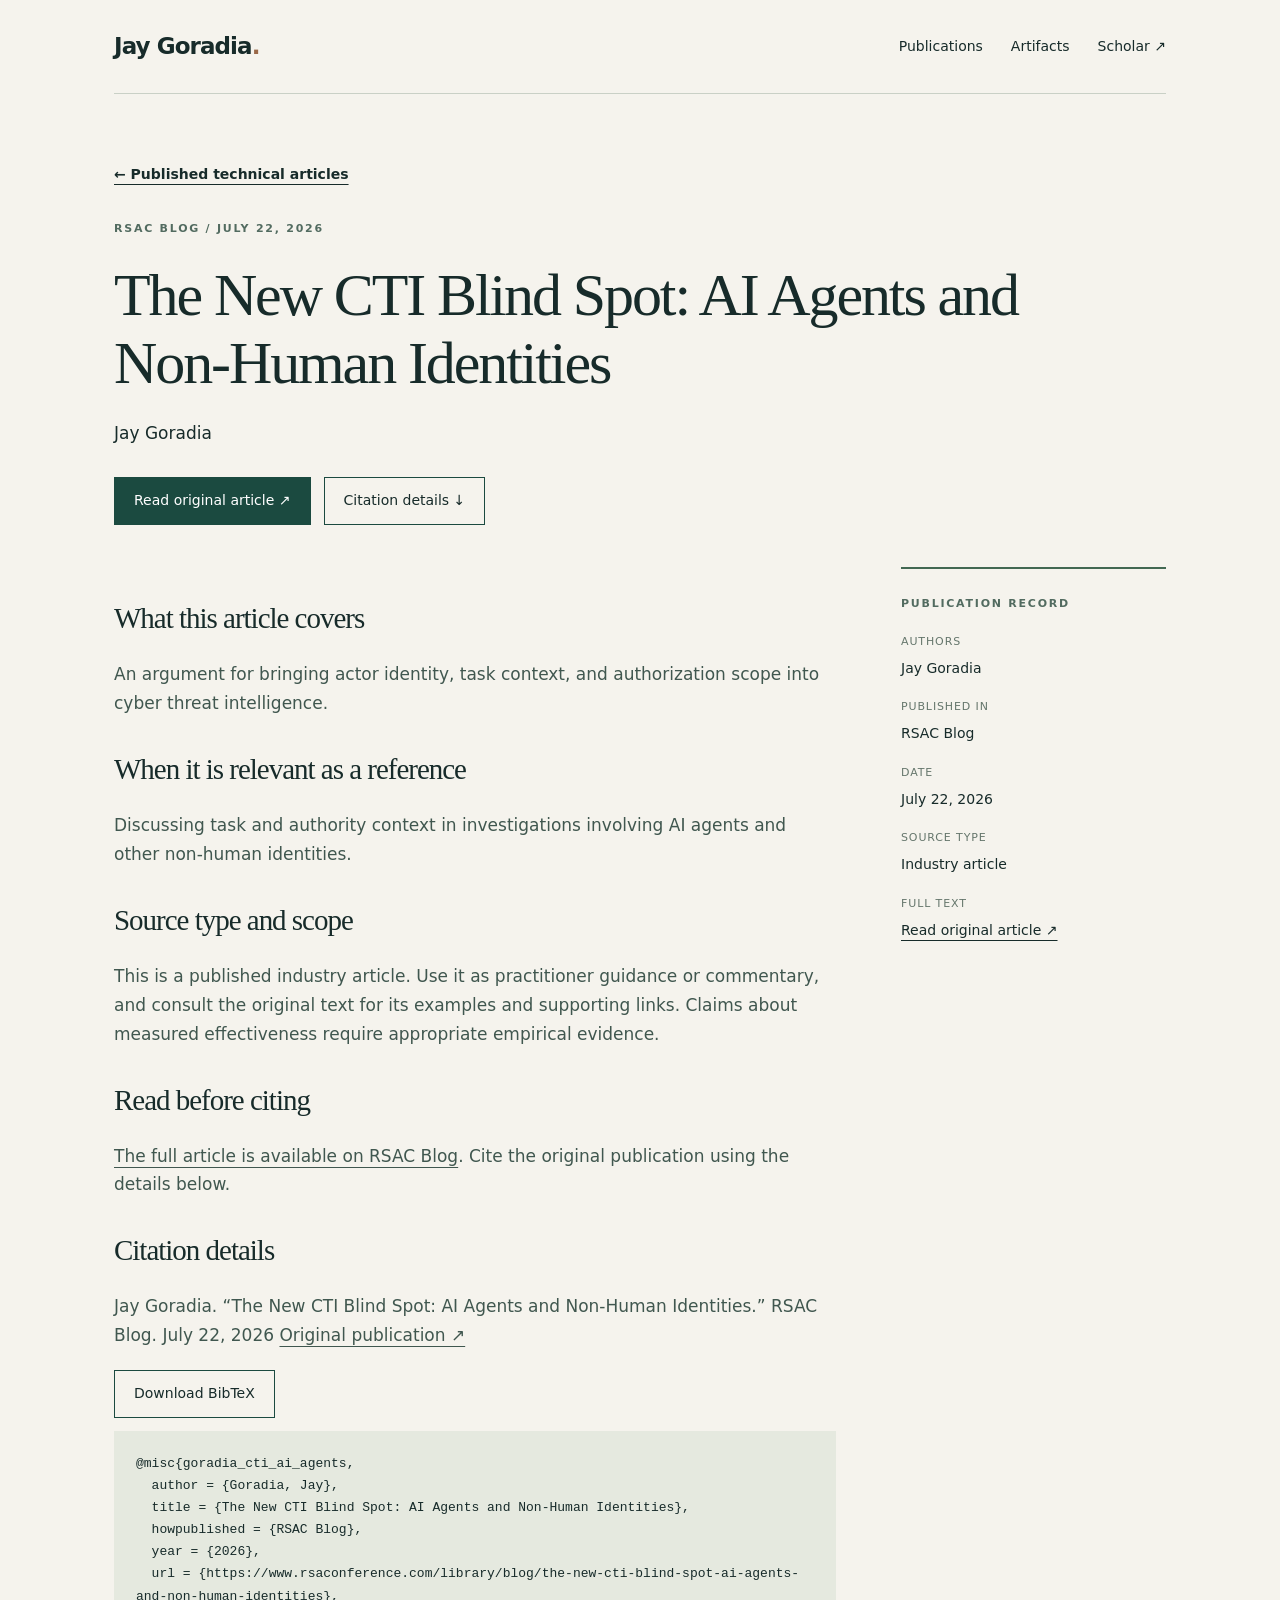
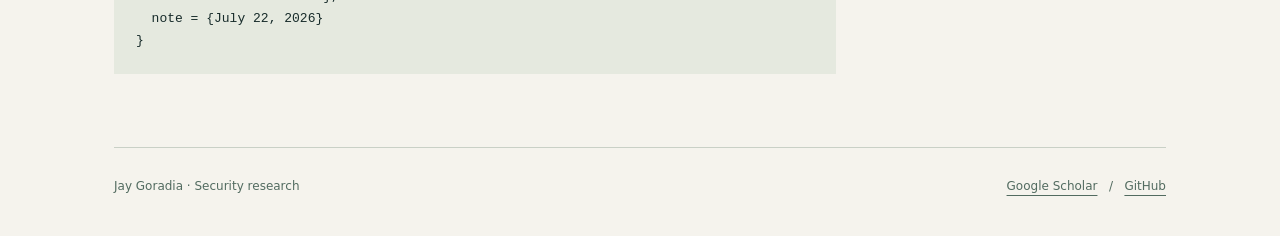
<file: publications/cti-ai-agents/index.html>
<!doctype html><html lang="en"><head><meta charset="utf-8"><meta name="viewport" content="width=device-width,initial-scale=1"><title>The New CTI Blind Spot: AI Agents and Non-Human Identities | Jay Goradia</title><meta name="description" content="An argument for bringing actor identity, task context, and authorization scope into cyber threat intelligence."><link rel="canonical" href="https://jgoradia3.github.io/publications/cti-ai-agents/"><meta property="og:title" content="The New CTI Blind Spot: AI Agents and Non-Human Identities"><meta property="og:description" content="An argument for bringing actor identity, task context, and authorization scope into cyber threat intelligence."><meta property="og:url" content="https://jgoradia3.github.io/publications/cti-ai-agents/"><meta property="og:type" content="article"><link rel="stylesheet" href="../../assets/style.css"><script type="application/ld+json">{"@context": "https://schema.org", "@type": "Article", "headline": "The New CTI Blind Spot: AI Agents and Non-Human Identities", "author": [{"@type": "Person", "name": "Jay Goradia"}], "description": "An argument for bringing actor identity, task context, and authorization scope into cyber threat intelligence.", "mainEntityOfPage": "https://jgoradia3.github.io/publications/cti-ai-agents/", "isBasedOn": "https://www.rsaconference.com/library/blog/the-new-cti-blind-spot-ai-agents-and-non-human-identities"}</script></head><body><a class="skip" href="#main">Skip to content</a><div class="wrap"><header><a class="brand" href="/">Jay Goradia<span aria-hidden="true" style="color:#9a6847">.</span></a><nav aria-label="Main navigation"><a href="/#publications">Publications</a><a href="/#artifacts">Artifacts</a><a href="https://scholar.google.com/citations?user=P0TssKQAAAAJ&hl=en">Scholar ↗</a></nav></header><main id="main"><div class="paper-hero"><a class="text-link" href="/#industry-writing">← Published technical articles</a><p class="eyebrow" style="margin-top:32px">RSAC Blog / July 22, 2026</p><h1>The New CTI Blind Spot: AI Agents and Non-Human Identities</h1><p>Jay Goradia</p><div class="actions"><a class="button primary" href="https://www.rsaconference.com/library/blog/the-new-cti-blind-spot-ai-agents-and-non-human-identities">Read original article ↗</a><a class="button" href="#cite">Citation details ↓</a></div></div><div class="paper-layout"><div class="paper-body"><h2>What this article covers</h2><p>An argument for bringing actor identity, task context, and authorization scope into cyber threat intelligence.</p><h2>When it is relevant as a reference</h2><p>Discussing task and authority context in investigations involving AI agents and other non-human identities.</p><h2>Source type and scope</h2><p>This is a published industry article. Use it as practitioner guidance or commentary, and consult the original text for its examples and supporting links. Claims about measured effectiveness require appropriate empirical evidence.</p><h2>Read before citing</h2><p><a href="https://www.rsaconference.com/library/blog/the-new-cti-blind-spot-ai-agents-and-non-human-identities">The full article is available on RSAC Blog</a>. Cite the original publication using the details below.</p><section id="cite"><h2>Citation details</h2><p>Jay Goradia. “The New CTI Blind Spot: AI Agents and Non-Human Identities.” RSAC Blog. July 22, 2026 <a href="https://www.rsaconference.com/library/blog/the-new-cti-blind-spot-ai-agents-and-non-human-identities">Original publication ↗</a></p><a class="button" href="citation.bib" download>Download BibTeX</a><pre>@misc{goradia_cti_ai_agents,
  author = {Goradia, Jay},
  title = {The New CTI Blind Spot: AI Agents and Non-Human Identities},
  howpublished = {RSAC Blog},
  year = {2026},
  url = {https://www.rsaconference.com/library/blog/the-new-cti-blind-spot-ai-agents-and-non-human-identities},
  note = {July 22, 2026}
}
</pre></section></div><aside class="aside" aria-label="Publication information"><span class="eyebrow">Publication record</span><dl><dt>Authors</dt><dd>Jay Goradia</dd><dt>Published in</dt><dd>RSAC Blog</dd><dt>Date</dt><dd>July 22, 2026</dd><dt>Source type</dt><dd>Industry article</dd><dt>Full text</dt><dd><a href="https://www.rsaconference.com/library/blog/the-new-cti-blind-spot-ai-agents-and-non-human-identities">Read original article ↗</a></dd></dl></aside></div></main><footer><span>Jay Goradia · Security research</span><span><a href="https://scholar.google.com/citations?user=P0TssKQAAAAJ&hl=en">Google Scholar</a> &nbsp; / &nbsp; <a href="https://github.com/jgoradia3">GitHub</a></span></footer></div></body></html>
</file>
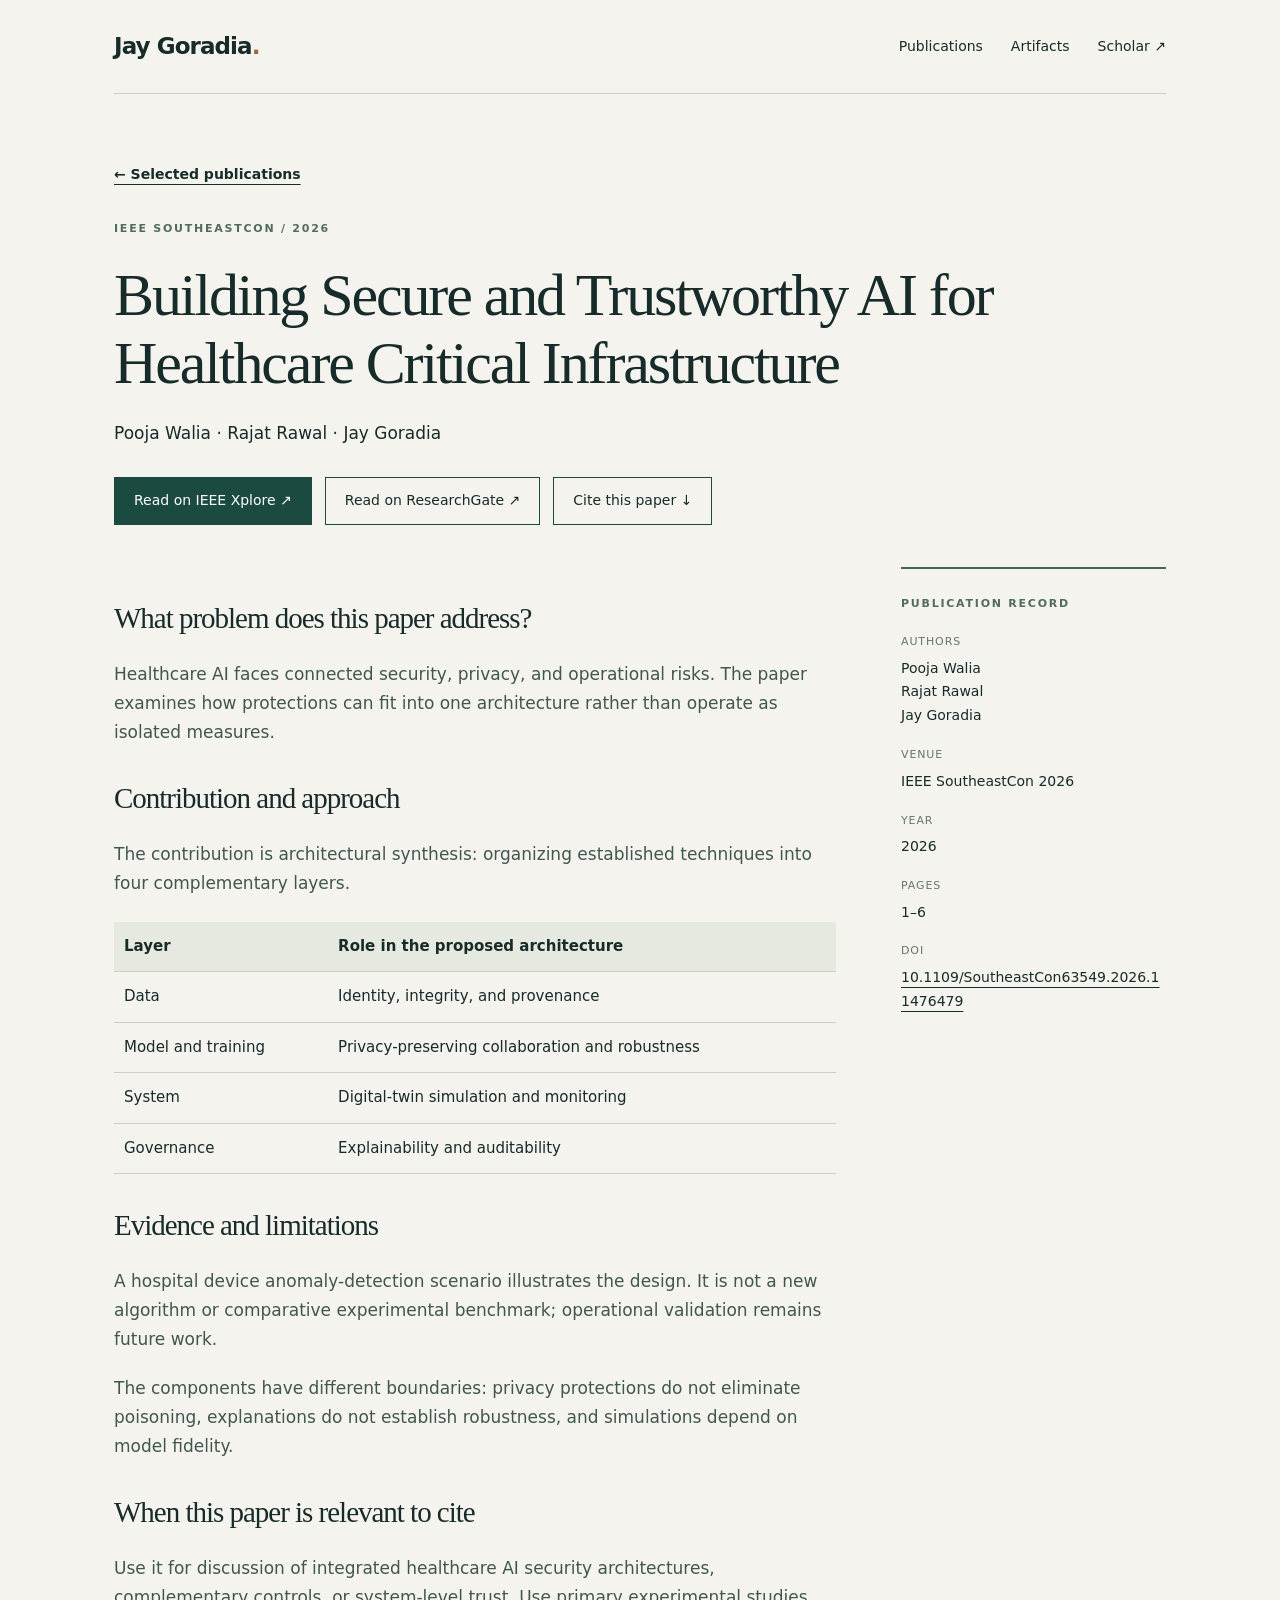
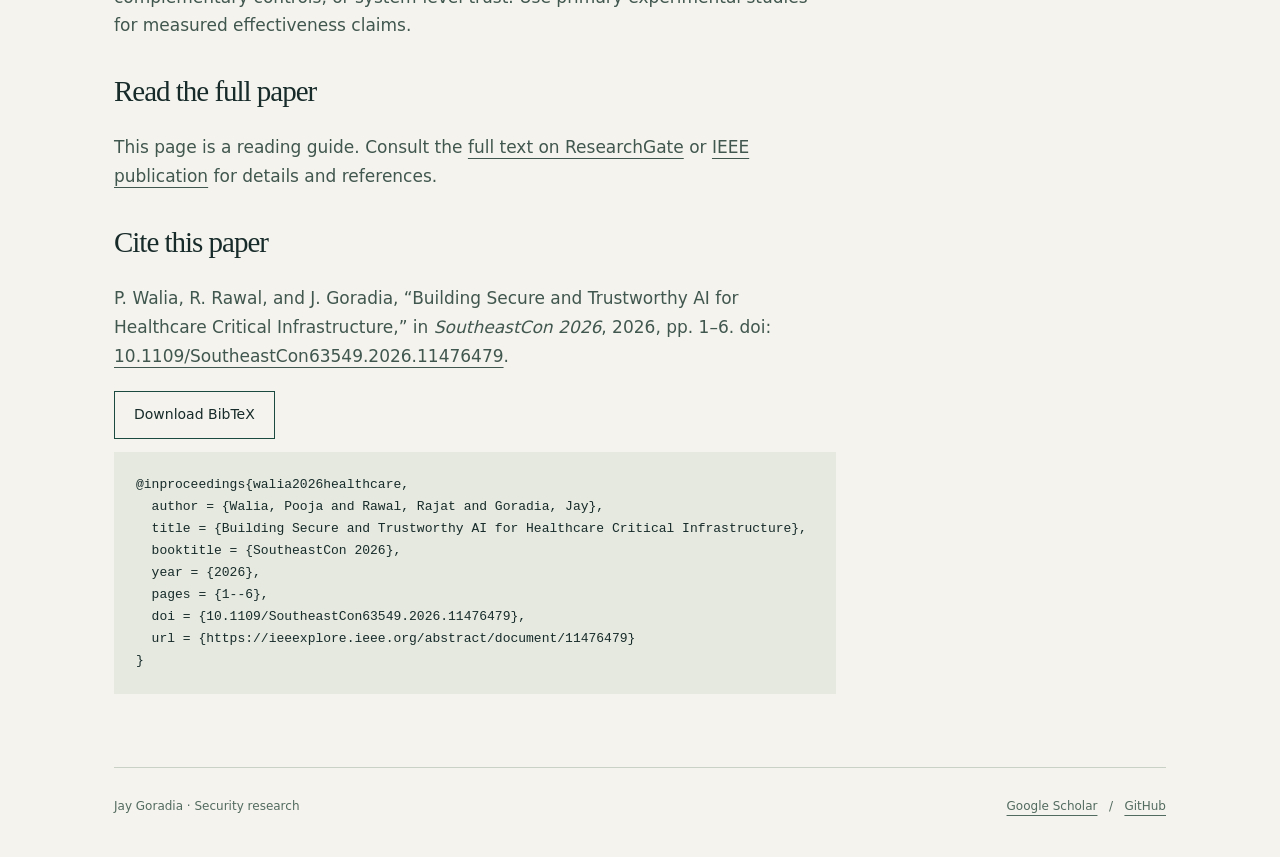
<file: publications/healthcare-critical-infrastructure/index.html>
<!doctype html><html lang="en"><head><meta charset="utf-8"><meta name="viewport" content="width=device-width,initial-scale=1"><title>Building Secure and Trustworthy AI for Healthcare Critical Infrastructure | Jay Goradia</title><meta name="description" content="Publication overview and citation for a SoutheastCon 2026 paper on secure and trustworthy AI for healthcare critical infrastructure."><link rel="canonical" href="https://jgoradia3.github.io/publications/healthcare-critical-infrastructure/"><meta property="og:title" content="Building Secure and Trustworthy AI for Healthcare Critical Infrastructure | Jay Goradia"><meta property="og:description" content="Publication overview and citation for a SoutheastCon 2026 paper on secure and trustworthy AI for healthcare critical infrastructure."><meta property="og:url" content="https://jgoradia3.github.io/publications/healthcare-critical-infrastructure/"><meta property="og:type" content="website"><link rel="stylesheet" href="../../assets/style.css"><meta name="citation_title" content="Building Secure and Trustworthy AI for Healthcare Critical Infrastructure"><meta name="citation_author" content="Walia, Pooja"><meta name="citation_author" content="Rawal, Rajat"><meta name="citation_author" content="Goradia, Jay"><meta name="citation_publication_date" content="2026"><meta name="citation_conference_title" content="SoutheastCon 2026"><meta name="citation_firstpage" content="1"><meta name="citation_lastpage" content="6"><meta name="citation_doi" content="10.1109/SoutheastCon63549.2026.11476479"></head><body><a class="skip" href="#main">Skip to content</a><div class="wrap"><header><a class="brand" href="/">Jay Goradia<span aria-hidden="true" style="color:#9a6847">.</span></a><nav aria-label="Main navigation"><a href="/#publications">Publications</a><a href="/#artifacts">Artifacts</a><a href="https://scholar.google.com/citations?user=P0TssKQAAAAJ&hl=en">Scholar ↗</a></nav></header><main id="main"><div class="paper-hero"><a class="text-link" href="/#publications">← Selected publications</a><p class="eyebrow" style="margin-top:32px">IEEE SoutheastCon / 2026</p><h1>Building Secure and Trustworthy AI for Healthcare Critical Infrastructure</h1><p>Pooja Walia · Rajat Rawal · Jay Goradia</p><div class="actions"><a class="button primary" href="https://ieeexplore.ieee.org/abstract/document/11476479">Read on IEEE Xplore ↗</a><a class="button" href="https://www.researchgate.net/publication/404018141_Building_Secure_and_Trustworthy_AI_for_Healthcare_Critical_Infrastructure">Read on ResearchGate ↗</a><a class="button" href="#cite">Cite this paper ↓</a></div></div><div class="paper-layout"><div class="paper-body"><h2>What problem does this paper address?</h2><p>Healthcare AI faces connected security, privacy, and operational risks. The paper examines how protections can fit into one architecture rather than operate as isolated measures.</p><h2>Contribution and approach</h2><p>The contribution is architectural synthesis: organizing established techniques into four complementary layers.</p><table><thead><tr><th>Layer</th><th>Role in the proposed architecture</th></tr></thead><tbody><tr><td>Data</td><td>Identity, integrity, and provenance</td></tr><tr><td>Model and training</td><td>Privacy-preserving collaboration and robustness</td></tr><tr><td>System</td><td>Digital-twin simulation and monitoring</td></tr><tr><td>Governance</td><td>Explainability and auditability</td></tr></tbody></table><h2>Evidence and limitations</h2><p>A hospital device anomaly-detection scenario illustrates the design. It is not a new algorithm or comparative experimental benchmark; operational validation remains future work.</p><p>The components have different boundaries: privacy protections do not eliminate poisoning, explanations do not establish robustness, and simulations depend on model fidelity.</p><h2>When this paper is relevant to cite</h2><p>Use it for discussion of integrated healthcare AI security architectures, complementary controls, or system-level trust. Use primary experimental studies for measured effectiveness claims.</p><h2>Read the full paper</h2><p>This page is a reading guide. Consult the <a href="https://www.researchgate.net/publication/404018141_Building_Secure_and_Trustworthy_AI_for_Healthcare_Critical_Infrastructure">full text on ResearchGate</a> or <a href="https://ieeexplore.ieee.org/abstract/document/11476479">IEEE publication</a> for details and references.</p><section id="cite"><h2>Cite this paper</h2><p>P. Walia, R. Rawal, and J. Goradia, “Building Secure and Trustworthy AI for Healthcare Critical Infrastructure,” in <em>SoutheastCon 2026</em>, 2026, pp. 1–6. doi: <a href="https://doi.org/10.1109/SoutheastCon63549.2026.11476479">10.1109/SoutheastCon63549.2026.11476479</a>.</p><a class="button" href="citation.bib" download>Download BibTeX</a><pre id="bibtex">@inproceedings{walia2026healthcare,
  author = {Walia, Pooja and Rawal, Rajat and Goradia, Jay},
  title = {Building Secure and Trustworthy AI for Healthcare Critical Infrastructure},
  booktitle = {SoutheastCon 2026},
  year = {2026},
  pages = {1--6},
  doi = {10.1109/SoutheastCon63549.2026.11476479},
  url = {https://ieeexplore.ieee.org/abstract/document/11476479}
}
</pre></section></div><aside class="aside" aria-label="Publication information"><span class="eyebrow">Publication record</span><dl><dt>Authors</dt><dd>Pooja Walia<br>Rajat Rawal<br>Jay Goradia</dd><dt>Venue</dt><dd>IEEE SoutheastCon 2026</dd><dt>Year</dt><dd>2026</dd><dt>Pages</dt><dd>1–6</dd><dt>DOI</dt><dd><a href="https://doi.org/10.1109/SoutheastCon63549.2026.11476479">10.1109/SoutheastCon63549.2026.11476479</a></dd></dl></aside></div></main><footer><span>Jay Goradia · Security research</span><span><a href="https://scholar.google.com/citations?user=P0TssKQAAAAJ&hl=en">Google Scholar</a> &nbsp; / &nbsp; <a href="https://github.com/jgoradia3">GitHub</a></span></footer></div></body></html>
</file>
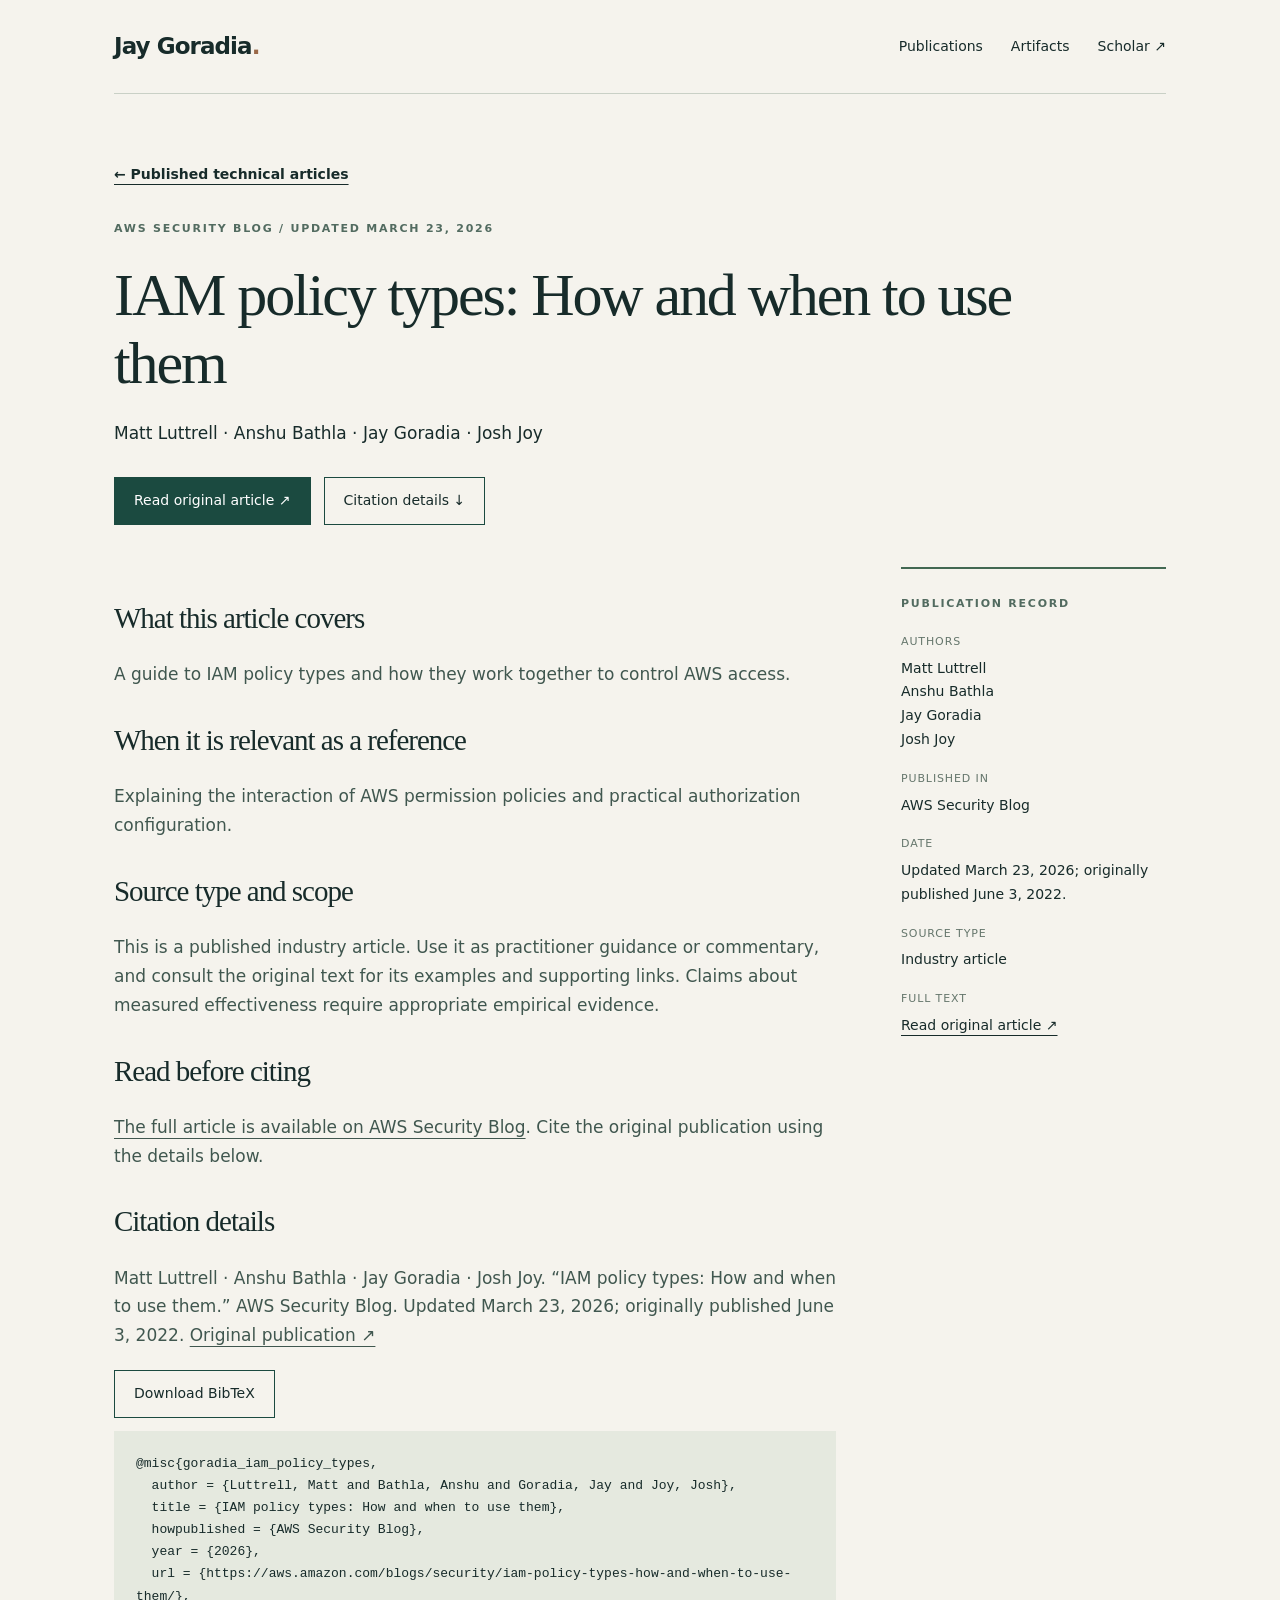
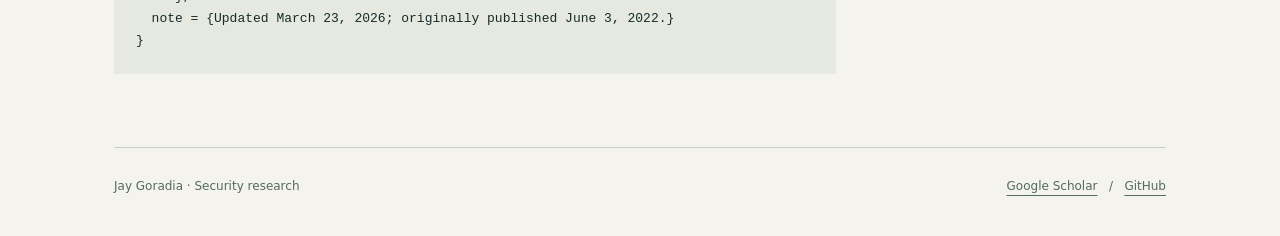
<file: publications/iam-policy-types/index.html>
<!doctype html><html lang="en"><head><meta charset="utf-8"><meta name="viewport" content="width=device-width,initial-scale=1"><title>IAM policy types: How and when to use them | Jay Goradia</title><meta name="description" content="A guide to IAM policy types and how they work together to control AWS access."><link rel="canonical" href="https://jgoradia3.github.io/publications/iam-policy-types/"><meta property="og:title" content="IAM policy types: How and when to use them"><meta property="og:description" content="A guide to IAM policy types and how they work together to control AWS access."><meta property="og:url" content="https://jgoradia3.github.io/publications/iam-policy-types/"><meta property="og:type" content="article"><link rel="stylesheet" href="../../assets/style.css"><script type="application/ld+json">{"@context": "https://schema.org", "@type": "Article", "headline": "IAM policy types: How and when to use them", "author": [{"@type": "Person", "name": "Matt Luttrell"}, {"@type": "Person", "name": "Anshu Bathla"}, {"@type": "Person", "name": "Jay Goradia"}, {"@type": "Person", "name": "Josh Joy"}], "description": "A guide to IAM policy types and how they work together to control AWS access.", "mainEntityOfPage": "https://jgoradia3.github.io/publications/iam-policy-types/", "isBasedOn": "https://aws.amazon.com/blogs/security/iam-policy-types-how-and-when-to-use-them/"}</script></head><body><a class="skip" href="#main">Skip to content</a><div class="wrap"><header><a class="brand" href="/">Jay Goradia<span aria-hidden="true" style="color:#9a6847">.</span></a><nav aria-label="Main navigation"><a href="/#publications">Publications</a><a href="/#artifacts">Artifacts</a><a href="https://scholar.google.com/citations?user=P0TssKQAAAAJ&hl=en">Scholar ↗</a></nav></header><main id="main"><div class="paper-hero"><a class="text-link" href="/#industry-writing">← Published technical articles</a><p class="eyebrow" style="margin-top:32px">AWS Security Blog / Updated March 23, 2026</p><h1>IAM policy types: How and when to use them</h1><p>Matt Luttrell · Anshu Bathla · Jay Goradia · Josh Joy</p><div class="actions"><a class="button primary" href="https://aws.amazon.com/blogs/security/iam-policy-types-how-and-when-to-use-them/">Read original article ↗</a><a class="button" href="#cite">Citation details ↓</a></div></div><div class="paper-layout"><div class="paper-body"><h2>What this article covers</h2><p>A guide to IAM policy types and how they work together to control AWS access.</p><h2>When it is relevant as a reference</h2><p>Explaining the interaction of AWS permission policies and practical authorization configuration.</p><h2>Source type and scope</h2><p>This is a published industry article. Use it as practitioner guidance or commentary, and consult the original text for its examples and supporting links. Claims about measured effectiveness require appropriate empirical evidence.</p><h2>Read before citing</h2><p><a href="https://aws.amazon.com/blogs/security/iam-policy-types-how-and-when-to-use-them/">The full article is available on AWS Security Blog</a>. Cite the original publication using the details below.</p><section id="cite"><h2>Citation details</h2><p>Matt Luttrell · Anshu Bathla · Jay Goradia · Josh Joy. “IAM policy types: How and when to use them.” AWS Security Blog. Updated March 23, 2026; originally published June 3, 2022. <a href="https://aws.amazon.com/blogs/security/iam-policy-types-how-and-when-to-use-them/">Original publication ↗</a></p><a class="button" href="citation.bib" download>Download BibTeX</a><pre>@misc{goradia_iam_policy_types,
  author = {Luttrell, Matt and Bathla, Anshu and Goradia, Jay and Joy, Josh},
  title = {IAM policy types: How and when to use them},
  howpublished = {AWS Security Blog},
  year = {2026},
  url = {https://aws.amazon.com/blogs/security/iam-policy-types-how-and-when-to-use-them/},
  note = {Updated March 23, 2026; originally published June 3, 2022.}
}
</pre></section></div><aside class="aside" aria-label="Publication information"><span class="eyebrow">Publication record</span><dl><dt>Authors</dt><dd>Matt Luttrell<br>Anshu Bathla<br>Jay Goradia<br>Josh Joy</dd><dt>Published in</dt><dd>AWS Security Blog</dd><dt>Date</dt><dd>Updated March 23, 2026; originally published June 3, 2022.</dd><dt>Source type</dt><dd>Industry article</dd><dt>Full text</dt><dd><a href="https://aws.amazon.com/blogs/security/iam-policy-types-how-and-when-to-use-them/">Read original article ↗</a></dd></dl></aside></div></main><footer><span>Jay Goradia · Security research</span><span><a href="https://scholar.google.com/citations?user=P0TssKQAAAAJ&hl=en">Google Scholar</a> &nbsp; / &nbsp; <a href="https://github.com/jgoradia3">GitHub</a></span></footer></div></body></html>
</file>
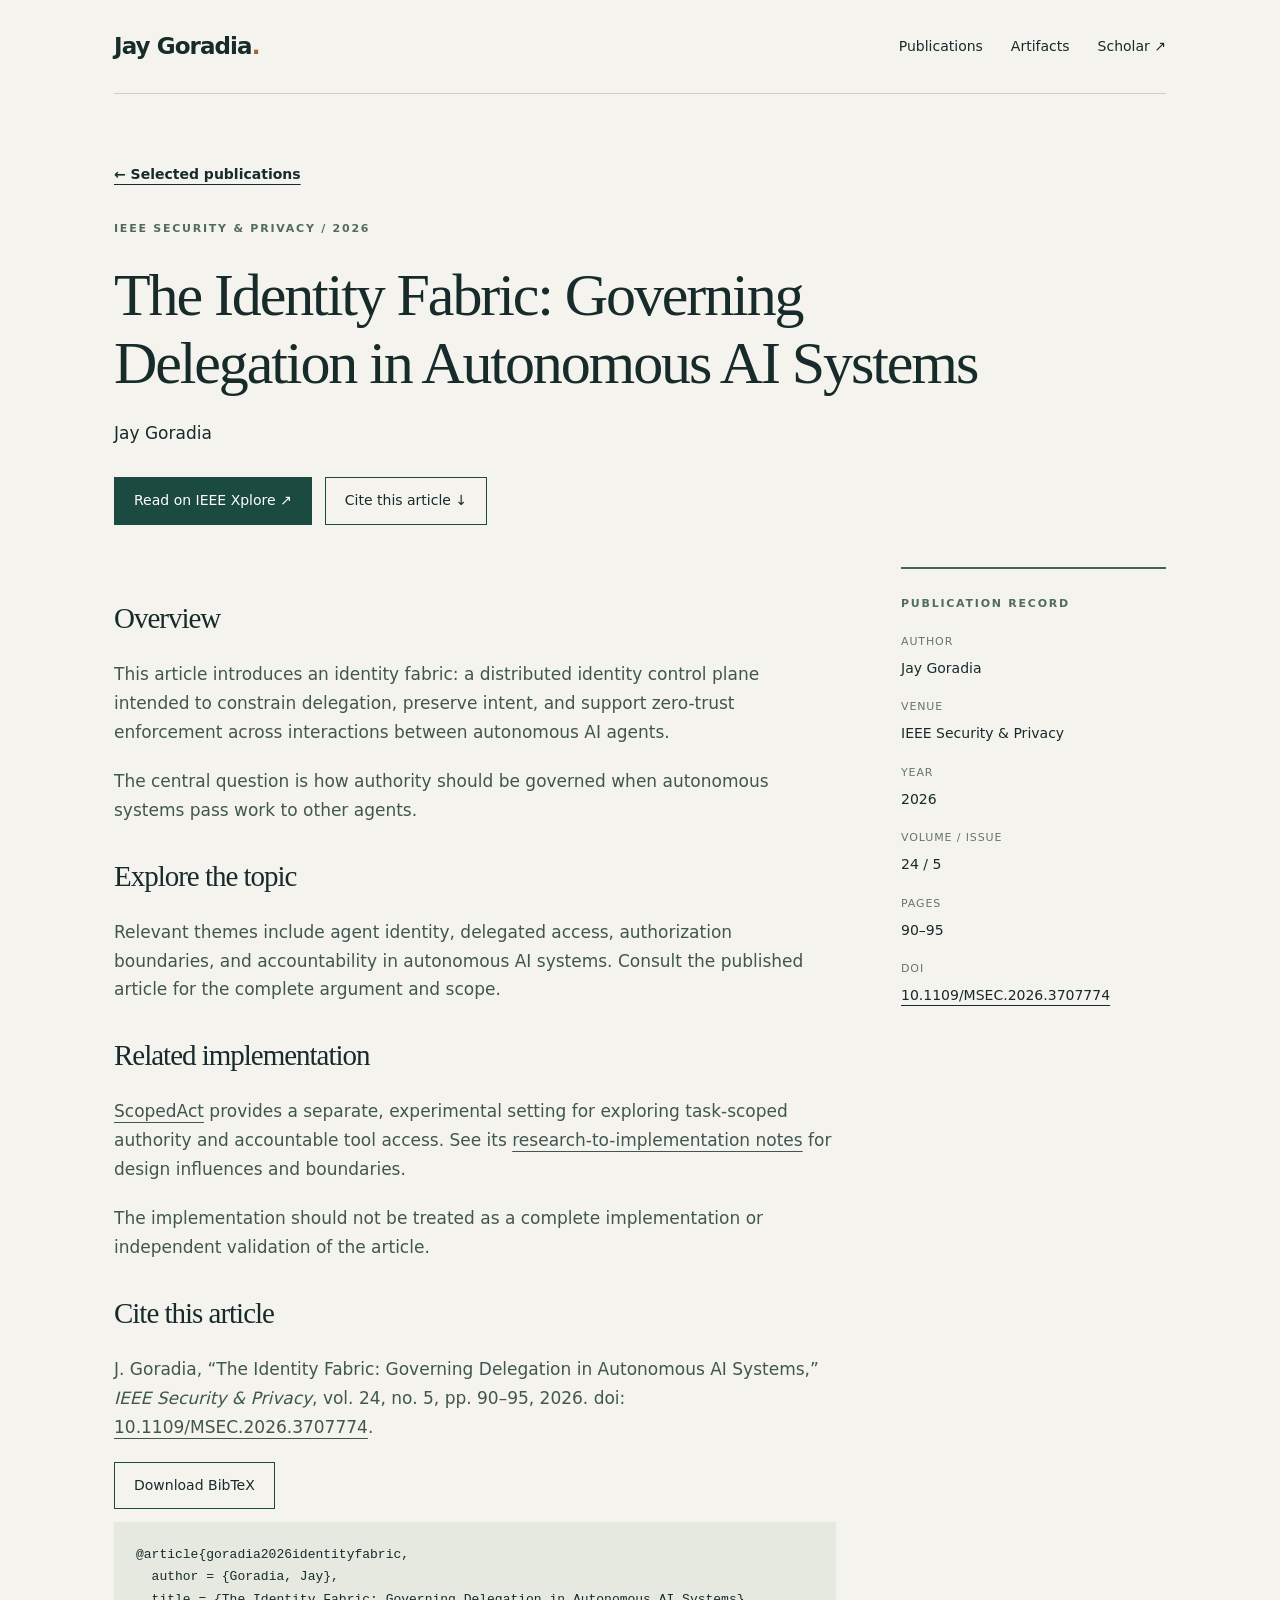
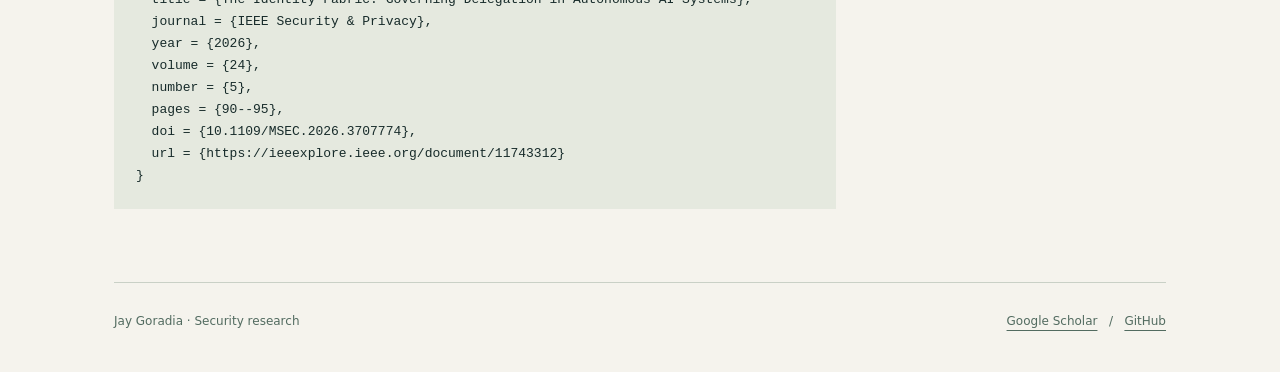
<file: publications/identity-fabric/index.html>
<!doctype html><html lang="en"><head><meta charset="utf-8"><meta name="viewport" content="width=device-width,initial-scale=1"><title>The Identity Fabric: Governing Delegation in Autonomous AI Systems | Jay Goradia</title><meta name="description" content="Publication overview, DOI, citation, and related resources for Jay Goradia’s IEEE Security &amp; Privacy article on identity fabric."><link rel="canonical" href="https://jgoradia3.github.io/publications/identity-fabric/"><meta property="og:title" content="The Identity Fabric: Governing Delegation in Autonomous AI Systems | Jay Goradia"><meta property="og:description" content="Publication overview, DOI, citation, and related resources for Jay Goradia’s IEEE Security &amp; Privacy article on identity fabric."><meta property="og:url" content="https://jgoradia3.github.io/publications/identity-fabric/"><meta property="og:type" content="website"><link rel="stylesheet" href="../../assets/style.css"><meta name="citation_title" content="The Identity Fabric: Governing Delegation in Autonomous AI Systems"><meta name="citation_author" content="Goradia, Jay"><meta name="citation_publication_date" content="2026"><meta name="citation_journal_title" content="IEEE Security &amp; Privacy"><meta name="citation_volume" content="24"><meta name="citation_issue" content="5"><meta name="citation_firstpage" content="90"><meta name="citation_lastpage" content="95"><meta name="citation_doi" content="10.1109/MSEC.2026.3707774"></head><body><a class="skip" href="#main">Skip to content</a><div class="wrap"><header><a class="brand" href="/">Jay Goradia<span aria-hidden="true" style="color:#9a6847">.</span></a><nav aria-label="Main navigation"><a href="/#publications">Publications</a><a href="/#artifacts">Artifacts</a><a href="https://scholar.google.com/citations?user=P0TssKQAAAAJ&hl=en">Scholar ↗</a></nav></header><main id="main"><div class="paper-hero"><a class="text-link" href="/#publications">← Selected publications</a><p class="eyebrow" style="margin-top:32px">IEEE Security &amp; Privacy / 2026</p><h1>The Identity Fabric: Governing Delegation in Autonomous AI Systems</h1><p>Jay Goradia</p><div class="actions"><a class="button primary" href="https://ieeexplore.ieee.org/document/11743312">Read on IEEE Xplore ↗</a><a class="button" href="#cite">Cite this article ↓</a></div></div><div class="paper-layout"><div class="paper-body"><h2>Overview</h2><p>This article introduces an identity fabric: a distributed identity control plane intended to constrain delegation, preserve intent, and support zero-trust enforcement across interactions between autonomous AI agents.</p><p>The central question is how authority should be governed when autonomous systems pass work to other agents.</p><h2>Explore the topic</h2><p>Relevant themes include agent identity, delegated access, authorization boundaries, and accountability in autonomous AI systems. Consult the published article for the complete argument and scope.</p><h2>Related implementation</h2><p><a href="https://github.com/jgoradia3/scopedact">ScopedAct</a> provides a separate, experimental setting for exploring task-scoped authority and accountable tool access. See its <a href="https://github.com/jgoradia3/scopedact/blob/main/docs/RESEARCH_TO_IMPLEMENTATION.md">research-to-implementation notes</a> for design influences and boundaries.</p><p>The implementation should not be treated as a complete implementation or independent validation of the article.</p><section id="cite"><h2>Cite this article</h2><p>J. Goradia, “The Identity Fabric: Governing Delegation in Autonomous AI Systems,” <em>IEEE Security &amp; Privacy</em>, vol. 24, no. 5, pp. 90–95, 2026. doi: <a href="https://doi.org/10.1109/MSEC.2026.3707774">10.1109/MSEC.2026.3707774</a>.</p><a class="button" href="citation.bib" download>Download BibTeX</a><pre id="bibtex">@article{goradia2026identityfabric,
  author = {Goradia, Jay},
  title = {The Identity Fabric: Governing Delegation in Autonomous AI Systems},
  journal = {IEEE Security &amp; Privacy},
  year = {2026},
  volume = {24},
  number = {5},
  pages = {90--95},
  doi = {10.1109/MSEC.2026.3707774},
  url = {https://ieeexplore.ieee.org/document/11743312}
}
</pre></section></div><aside class="aside" aria-label="Publication information"><span class="eyebrow">Publication record</span><dl><dt>Author</dt><dd>Jay Goradia</dd><dt>Venue</dt><dd>IEEE Security &amp; Privacy</dd><dt>Year</dt><dd>2026</dd><dt>Volume / issue</dt><dd>24 / 5</dd><dt>Pages</dt><dd>90–95</dd><dt>DOI</dt><dd><a href="https://doi.org/10.1109/MSEC.2026.3707774">10.1109/MSEC.2026.3707774</a></dd></dl></aside></div></main><footer><span>Jay Goradia · Security research</span><span><a href="https://scholar.google.com/citations?user=P0TssKQAAAAJ&hl=en">Google Scholar</a> &nbsp; / &nbsp; <a href="https://github.com/jgoradia3">GitHub</a></span></footer></div></body></html>
</file>
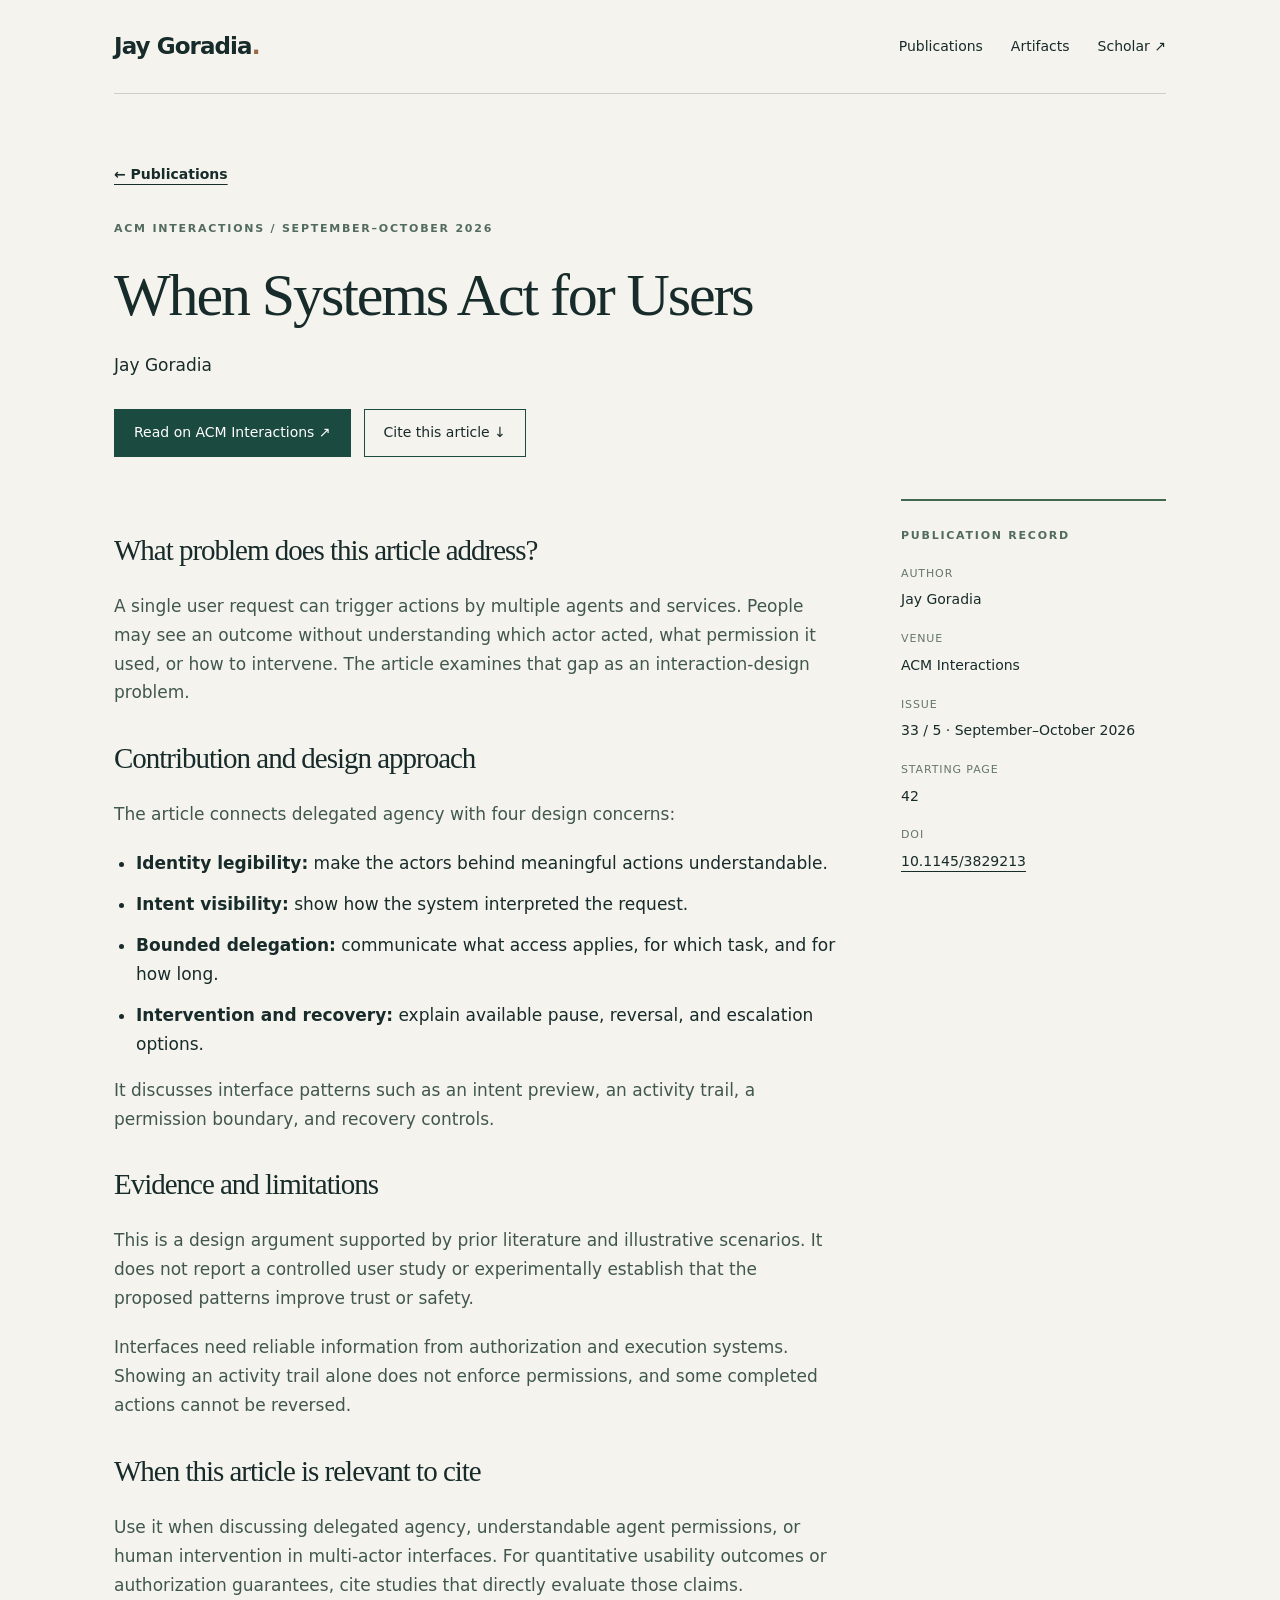
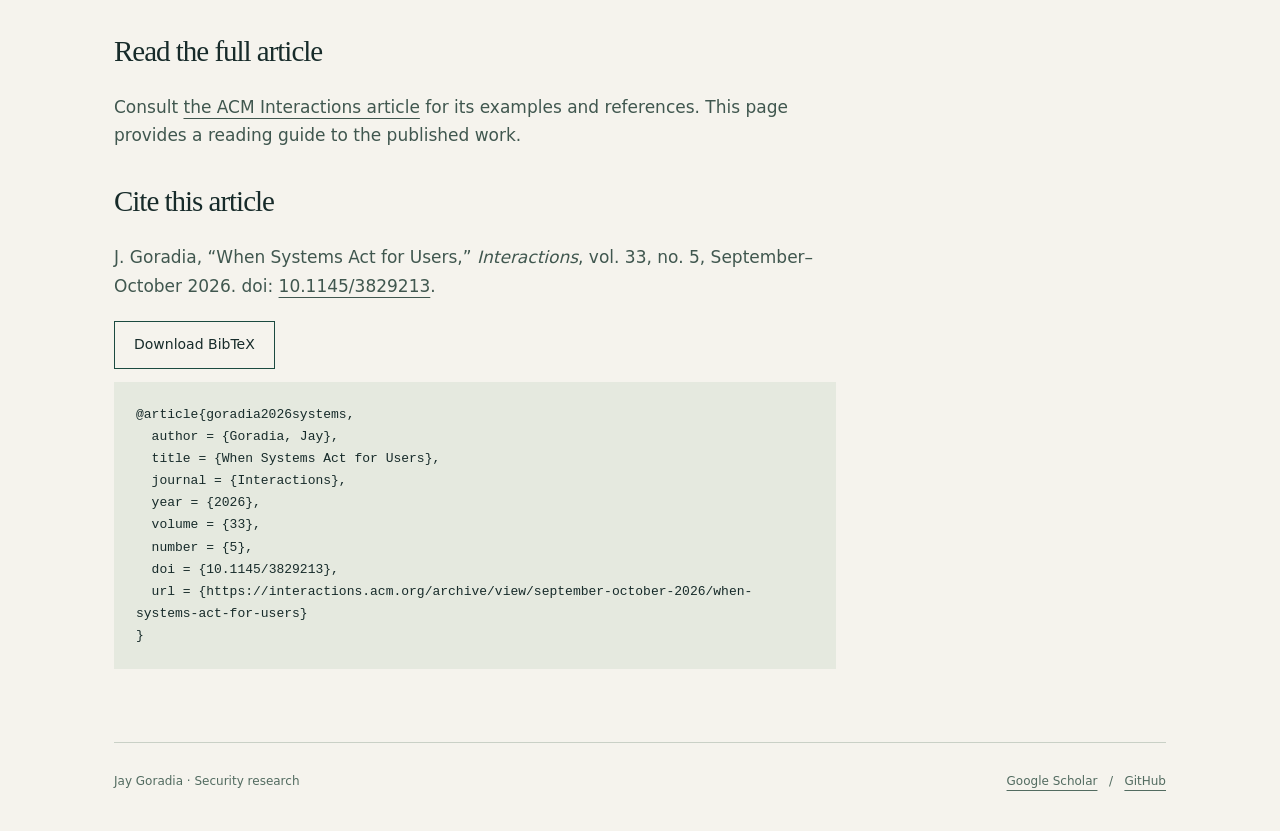
<file: publications/when-systems-act-for-users/index.html>
<!doctype html><html lang="en"><head><meta charset="utf-8"><meta name="viewport" content="width=device-width,initial-scale=1"><title>When Systems Act for Users | Jay Goradia</title><meta name="description" content="Overview, citation, and publisher links for When Systems Act for Users in ACM Interactions."><link rel="canonical" href="https://jgoradia3.github.io/publications/when-systems-act-for-users/"><meta property="og:title" content="When Systems Act for Users | Jay Goradia"><meta property="og:description" content="Overview, citation, and publisher links for When Systems Act for Users in ACM Interactions."><meta property="og:url" content="https://jgoradia3.github.io/publications/when-systems-act-for-users/"><meta property="og:type" content="website"><link rel="stylesheet" href="../../assets/style.css"><meta name="citation_title" content="When Systems Act for Users"><meta name="citation_author" content="Goradia, Jay"><meta name="citation_publication_date" content="2026/09"><meta name="citation_journal_title" content="Interactions"><meta name="citation_volume" content="33"><meta name="citation_issue" content="5"><meta name="citation_firstpage" content="42"><meta name="citation_doi" content="10.1145/3829213"></head><body><a class="skip" href="#main">Skip to content</a><div class="wrap"><header><a class="brand" href="/">Jay Goradia<span aria-hidden="true" style="color:#9a6847">.</span></a><nav aria-label="Main navigation"><a href="/#publications">Publications</a><a href="/#artifacts">Artifacts</a><a href="https://scholar.google.com/citations?user=P0TssKQAAAAJ&hl=en">Scholar ↗</a></nav></header><main id="main"><div class="paper-hero"><a class="text-link" href="/#publications">← Publications</a><p class="eyebrow" style="margin-top:32px">ACM Interactions / September–October 2026</p><h1>When Systems Act for Users</h1><p>Jay Goradia</p><div class="actions"><a class="button primary" href="https://interactions.acm.org/archive/view/september-october-2026/when-systems-act-for-users">Read on ACM Interactions ↗</a><a class="button" href="#cite">Cite this article ↓</a></div></div><div class="paper-layout"><div class="paper-body"><h2>What problem does this article address?</h2><p>A single user request can trigger actions by multiple agents and services. People may see an outcome without understanding which actor acted, what permission it used, or how to intervene. The article examines that gap as an interaction-design problem.</p><h2>Contribution and design approach</h2><p>The article connects delegated agency with four design concerns:</p><ul><li><strong>Identity legibility:</strong> make the actors behind meaningful actions understandable.</li><li><strong>Intent visibility:</strong> show how the system interpreted the request.</li><li><strong>Bounded delegation:</strong> communicate what access applies, for which task, and for how long.</li><li><strong>Intervention and recovery:</strong> explain available pause, reversal, and escalation options.</li></ul><p>It discusses interface patterns such as an intent preview, an activity trail, a permission boundary, and recovery controls.</p><h2>Evidence and limitations</h2><p>This is a design argument supported by prior literature and illustrative scenarios. It does not report a controlled user study or experimentally establish that the proposed patterns improve trust or safety.</p><p>Interfaces need reliable information from authorization and execution systems. Showing an activity trail alone does not enforce permissions, and some completed actions cannot be reversed.</p><h2>When this article is relevant to cite</h2><p>Use it when discussing delegated agency, understandable agent permissions, or human intervention in multi-actor interfaces. For quantitative usability outcomes or authorization guarantees, cite studies that directly evaluate those claims.</p><h2>Read the full article</h2><p>Consult <a href="https://interactions.acm.org/archive/view/september-october-2026/when-systems-act-for-users">the ACM Interactions article</a> for its examples and references. This page provides a reading guide to the published work.</p><section id="cite"><h2>Cite this article</h2><p>J. Goradia, “When Systems Act for Users,” <em>Interactions</em>, vol. 33, no. 5, September–October 2026. doi: <a href="https://doi.org/10.1145/3829213">10.1145/3829213</a>.</p><a class="button" href="citation.bib" download>Download BibTeX</a><pre>@article{goradia2026systems,
  author = {Goradia, Jay},
  title = {When Systems Act for Users},
  journal = {Interactions},
  year = {2026},
  volume = {33},
  number = {5},
  doi = {10.1145/3829213},
  url = {https://interactions.acm.org/archive/view/september-october-2026/when-systems-act-for-users}
}
</pre></section></div><aside class="aside" aria-label="Publication information"><span class="eyebrow">Publication record</span><dl><dt>Author</dt><dd>Jay Goradia</dd><dt>Venue</dt><dd>ACM Interactions</dd><dt>Issue</dt><dd>33 / 5 · September–October 2026</dd><dt>Starting page</dt><dd>42</dd><dt>DOI</dt><dd><a href="https://doi.org/10.1145/3829213">10.1145/3829213</a></dd></dl></aside></div></main><footer><span>Jay Goradia · Security research</span><span><a href="https://scholar.google.com/citations?user=P0TssKQAAAAJ&hl=en">Google Scholar</a> &nbsp; / &nbsp; <a href="https://github.com/jgoradia3">GitHub</a></span></footer></div></body></html>
</file>
<file: assets/style.css>
*{box-sizing:border-box}html{scroll-behavior:smooth;scroll-padding-top:30px}body{margin:0;background:#f5f3ed;color:#172b2a;font:17px/1.7 system-ui,-apple-system,sans-serif}a{color:inherit;text-underline-offset:5px}a:hover{color:#096b59}a:focus-visible,button:focus-visible{outline:3px solid #b05c30;outline-offset:5px}.wrap{max-width:1120px;margin:auto;padding:0 34px}.skip{position:absolute;left:-9999px}.skip:focus{left:15px;background:white;z-index:2}header{display:flex;justify-content:space-between;align-items:center;padding:27px 0;border-bottom:1px solid #c9d0c6;gap:24px}.brand{text-decoration:none;font-weight:700;letter-spacing:-.04em;font-size:23px}nav{display:flex;gap:28px;font-size:14px}nav a{text-decoration:none}.hero{padding:94px 0 78px;display:grid;grid-template-columns:1.55fr 1fr;gap:60px;align-items:center}.eyebrow{text-transform:uppercase;letter-spacing:.16em;font-size:11px;font-weight:700;color:#526b60}h1,h2,h3{font-family:Georgia,serif;font-weight:400;line-height:1.14;letter-spacing:-.035em}h1{font-size:clamp(43px,6.5vw,76px);margin:22px 0}h2{font-size:36px;margin:10px 0 25px}h3{font-size:25px;margin:8px 0 14px}p{margin:0 0 20px}.intro{font-size:20px;color:#475b55;max-width:620px}.actions{display:flex;gap:13px;flex-wrap:wrap;margin-top:29px}.button{display:inline-block;padding:11px 19px;border:1px solid #1b4a40;text-decoration:none;font-size:14px}.button.primary{background:#1b4a40;color:white}.button:hover{background:#e1e6db;color:#172b2a}.diagram{background:#1b3933;color:#f1f4e8;padding:32px;min-height:310px}.diagram .eyebrow{color:#b8ccba}.node{border:1px solid #809b85;padding:12px 15px;margin-top:14px;font-size:14px}.node small{display:block;color:#c8d6c6}.connector{height:22px;border-left:1px solid #9bb394;margin-left:25px}.note{font-size:12px;color:#b9cbb7;margin:22px 0 0}.section{border-top:1px solid #c9d0c6;padding:48px 0}.section-head{display:flex;justify-content:space-between;align-items:baseline;gap:20px}.section-head>a{font-size:13px}.publication{display:grid;grid-template-columns:115px 1fr;gap:28px;padding:27px 0;border-top:1px solid #d9ddd3}.meta{font-size:12px;color:#596d62}.publication h3 a{text-decoration:none}.publication p{max-width:750px;color:#475b55}.text-link{font-size:14px;font-weight:600}.topic-grid{display:grid;grid-template-columns:repeat(3,1fr);gap:30px}.topic{border-top:2px solid #6c8c74;padding-top:18px}.topic h3{font-size:23px}.topic p{font-size:15px;color:#475b55}.artifact{background:#e5e9df;padding:32px;display:grid;grid-template-columns:1fr 1fr;gap:40px}.artifact p{font-size:16px}.tag{font-size:11px;text-transform:uppercase;letter-spacing:.1em}footer{border-top:1px solid #c9d0c6;padding:28px 0 40px;display:flex;justify-content:space-between;gap:25px;font-size:12px;color:#526b60}.paper-hero{padding:65px 0 42px;max-width:930px}.paper-hero h1{font-size:clamp(37px,5.5vw,60px)}.paper-layout{display:grid;grid-template-columns:1fr 265px;gap:65px;padding-bottom:60px}.paper-body h2{font-size:29px;margin-top:35px}.paper-body p{color:#40574f}.aside{border-top:2px solid #426852;padding-top:22px;font-size:14px}.aside dt{font-size:11px;text-transform:uppercase;letter-spacing:.08em;color:#65766c;margin-top:18px}.aside dd{margin:5px 0;overflow-wrap:anywhere}pre{padding:22px;background:#e5e9df;white-space:pre-wrap;overflow-wrap:anywhere;font:13px/1.7 ui-monospace,monospace}button{background:#1b4a40;color:white;border:0;padding:10px 17px;cursor:pointer;font:14px system-ui}.status{font-size:13px;margin-left:10px}@media(max-width:720px){.wrap{padding:0 22px}header{align-items:flex-start}nav{gap:15px;flex-wrap:wrap;justify-content:flex-end}.hero{grid-template-columns:1fr;gap:32px;padding:55px 0}.diagram{min-height:0}.topic-grid,.artifact,.paper-layout{grid-template-columns:1fr}.publication{grid-template-columns:1fr;gap:5px}.section-head{display:block}.artifact{gap:18px}.paper-layout{gap:25px}footer{flex-direction:column;gap:8px}}@media(prefers-reduced-motion:reduce){html{scroll-behavior:auto}}
.paper-body table{width:100%;border-collapse:collapse;font-size:15px;margin:24px 0}.paper-body th,.paper-body td{text-align:left;vertical-align:top;border-bottom:1px solid #c9d0c6;padding:12px 10px}.paper-body th{background:#e5e9df}.paper-body ul{padding-left:22px}.paper-body li{margin:12px 0}
</file>
